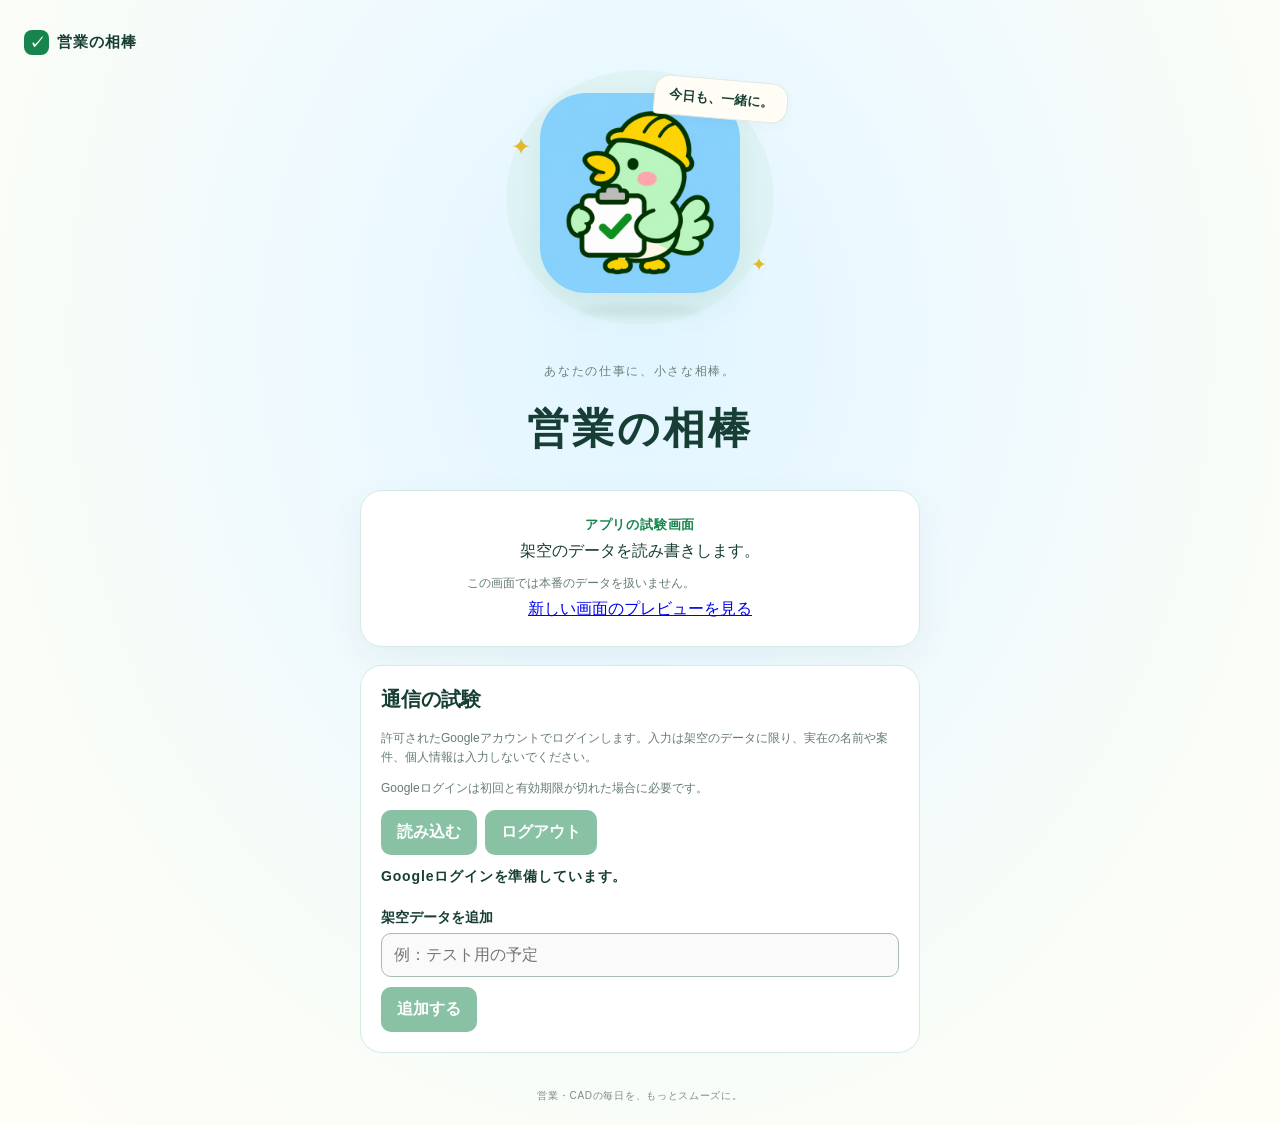
<file: index.html>
<!doctype html>
<html lang="ja">
<head>
  <meta charset="utf-8">
  <meta name="viewport" content="width=device-width, initial-scale=1, viewport-fit=cover">
  <meta name="theme-color" content="#edf9ff">
  <meta name="apple-mobile-web-app-title" content="営業の相棒">
  <meta name="apple-mobile-web-app-capable" content="yes">
  <meta name="apple-mobile-web-app-status-bar-style" content="default">
  <meta name="referrer" content="strict-origin-when-cross-origin">
  <meta name="description" content="営業の相棒の試験画面です。">
  <title>営業の相棒</title>
  <link rel="icon" href="./assets/favicon-32.png" type="image/png">
  <link rel="apple-touch-icon" href="./assets/apple-touch-icon.png">
  <link rel="manifest" href="./manifest.json">
  <link rel="stylesheet" href="./style.css">
  <link rel="stylesheet" href="./trial.css">
  <script src="./trial-config.js" defer></script>
  <script id="google-identity" src="https://accounts.google.com/gsi/client" async></script>
  <script src="./trial.js" defer></script>
</head>
<body>
  <main class="entrance">
    <div class="brand"><span class="brand-mark" aria-hidden="true">✓</span> 営業の相棒</div>
    <section class="welcome" aria-labelledby="heading">
      <div class="mascot-stage" aria-hidden="true">
        <div class="halo"></div><span class="spark spark-one">✦</span><span class="spark spark-two">✦</span>
        <img class="mascot" src="./assets/icon-512.png" width="512" height="512" alt="" fetchpriority="high">
        <div class="mascot-shadow"></div>
        <div class="speech">今日も、一緒に。</div>
      </div>
      <p class="eyebrow">あなたの仕事に、小さな相棒。</p>
      <h1 id="heading">営業の相棒</h1>
      <div class="trial-card">
        <p class="trial-label">アプリの試験画面</p>
        <p>架空のデータを読み書きします。</p>
        <p class="caption">この画面では本番のデータを扱いません。</p>
        <p><a href="./mockup/">新しい画面のプレビューを見る</a></p>
      </div>
      <section class="test-panel" aria-labelledby="test-title">
        <h2 id="test-title">通信の試験</h2>
        <p class="test-hint">許可されたGoogleアカウントでログインします。入力は架空のデータに限り、実在の名前や案件、個人情報は入力しないでください。</p>
        <div id="signin-area"><div id="google-signin"></div><p class="test-hint">Googleログインは初回と有効期限が切れた場合に必要です。</p></div>
        <div class="test-actions"><button id="read" type="button" disabled>読み込む</button><button id="logout" type="button" disabled>ログアウト</button></div>
        <p id="status" role="status" aria-live="polite">Googleログインを準備しています。</p>
        <ul id="items" aria-label="架空データの一覧"></ul>
        <form id="write-form"><label for="item-name">架空データを追加</label><input id="item-name" maxlength="80" required disabled placeholder="例：テスト用の予定"><button id="write" type="submit" disabled>追加する</button></form>
        <button id="retry" type="button" hidden>保存結果を確認・再試行</button>
      </section>
    </section>
    <footer>営業・CADの毎日を、もっとスムーズに。</footer>
  </main>
</body>
</html>
</file>
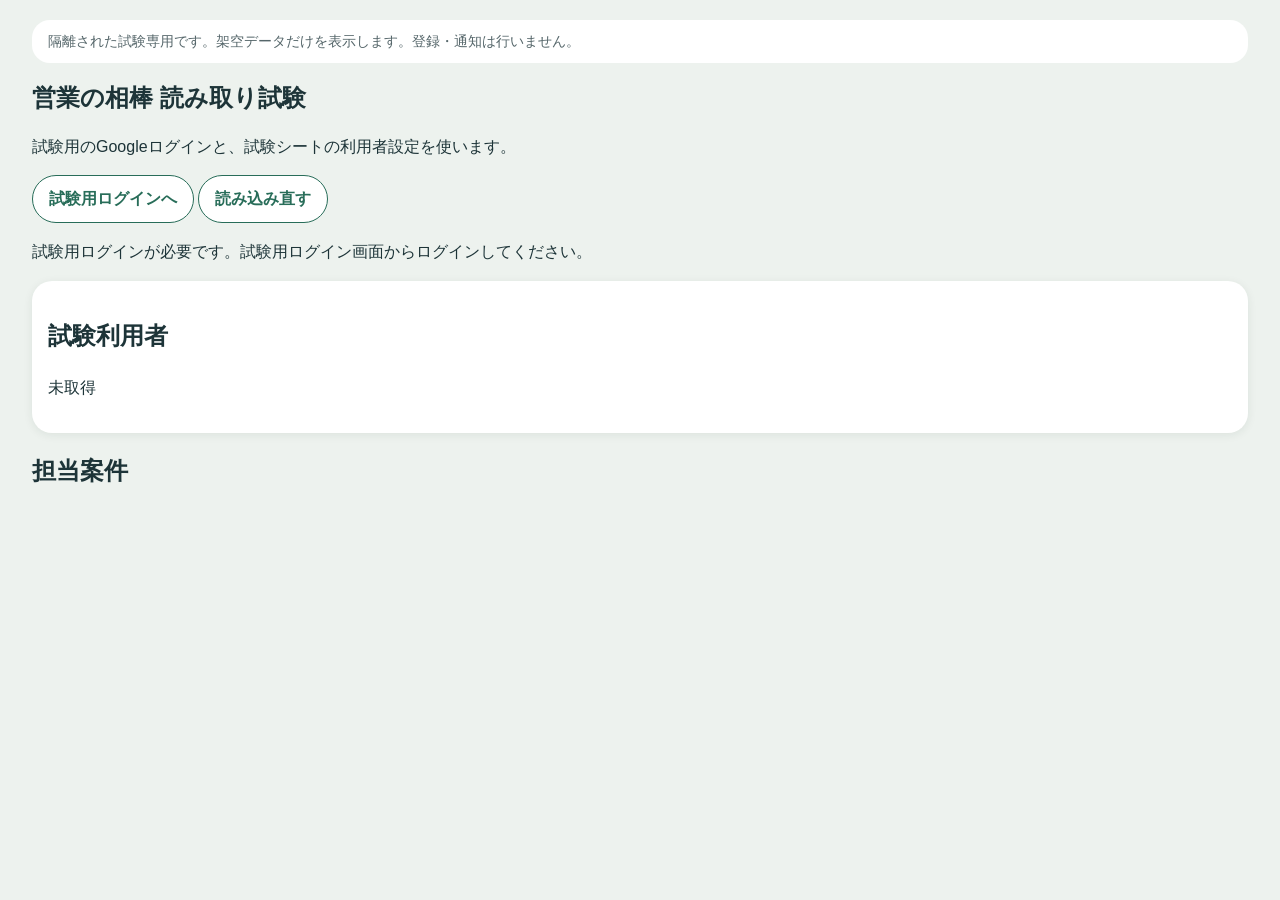
<file: integration-trial/index.html>
<!doctype html>
<html lang="ja">
<head>
  <meta charset="utf-8">
  <meta name="viewport" content="width=device-width, initial-scale=1">
  <meta name="robots" content="noindex">
  <title>隔離試験｜営業の相棒</title>
  <link rel="stylesheet" href="../css/tokens.css">
  <link rel="stylesheet" href="../mockup/mockup.css">
  <script src="../trial-config.js" defer></script>
  <script src="./dashboard.js" defer></script>
</head>
<body>
  <main>
    <div class="preview-warning">隔離された試験専用です。架空データだけを表示します。登録・通知は行いません。</div>
    <h1 class="page-title">営業の相棒 読み取り試験</h1>
    <p>試験用のGoogleログインと、試験シートの利用者設定を使います。</p>
    <p><a class="button" href="../">試験用ログインへ</a> <button class="button" id="refresh" type="button">読み込み直す</button></p>
    <p id="status" role="status" aria-live="polite">接続を準備しています。</p>
    <section class="panel" aria-labelledby="profile-title"><h2 id="profile-title">試験利用者</h2><p id="profile">未取得</p></section>
    <section aria-labelledby="cases-title"><h2 id="cases-title">担当案件</h2><div class="section-list" id="cases"></div></section>
  </main>
</body>
</html>
</file>
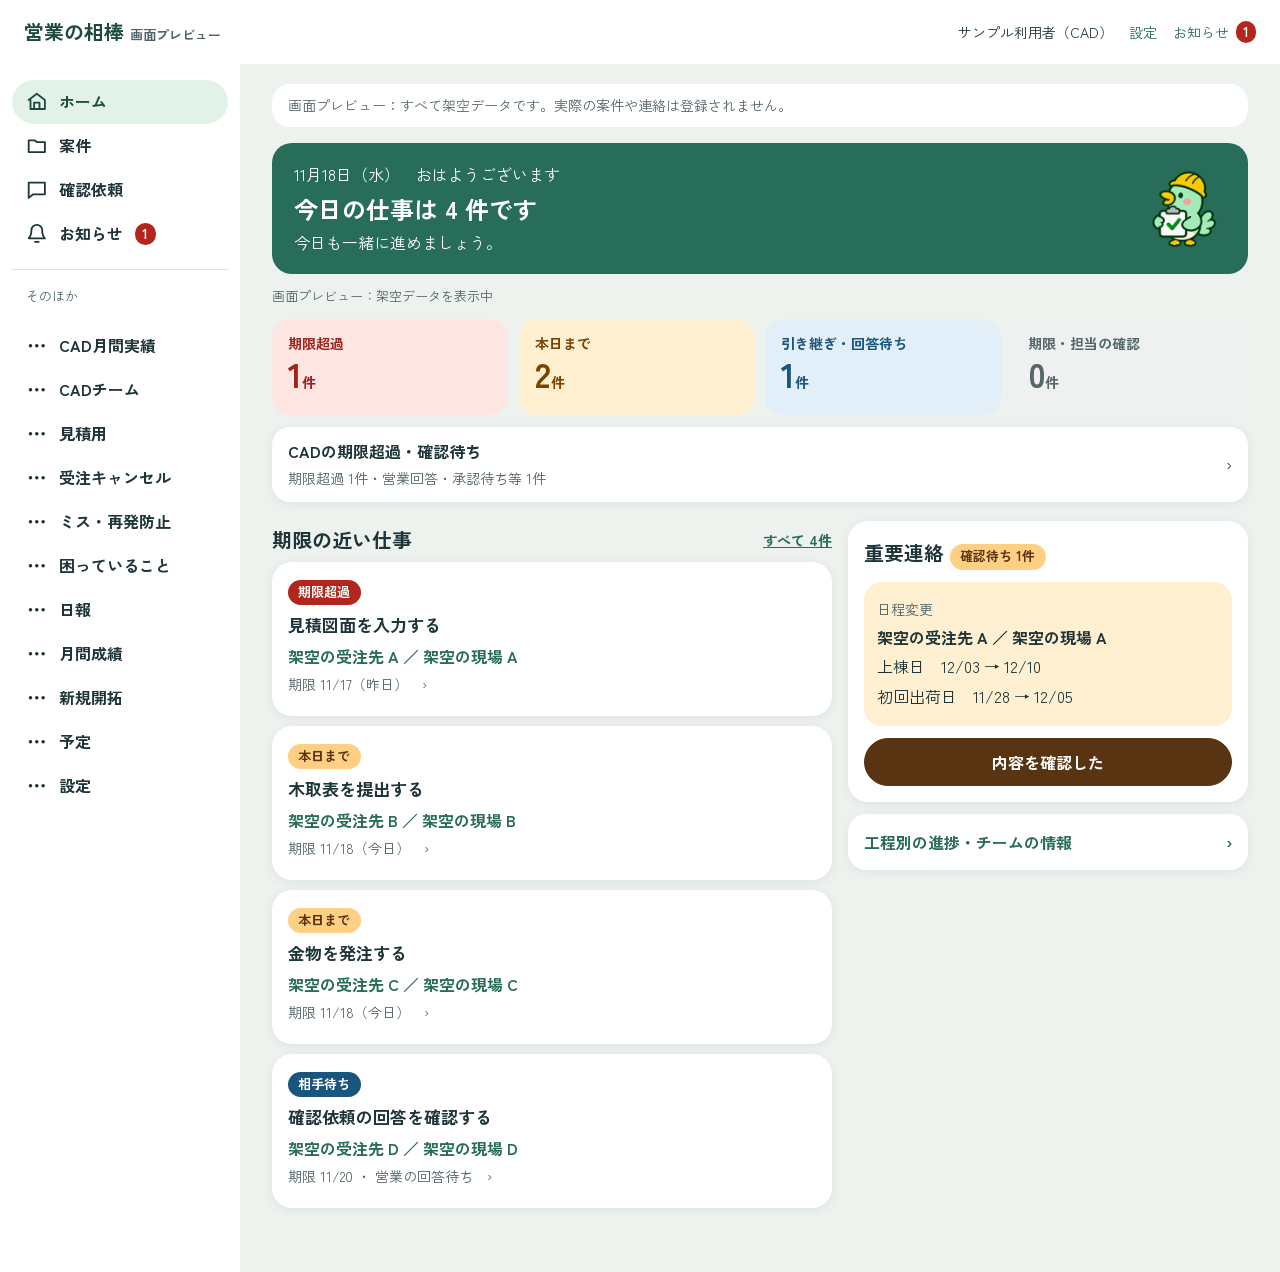
<file: mockup/index.html>
<!doctype html>
<html lang="ja">
<head>
  <meta charset="utf-8">
  <meta name="viewport" content="width=device-width, initial-scale=1, viewport-fit=cover">
  <meta name="theme-color" content="#286d59">
  <meta name="robots" content="noindex">
  <title>営業の相棒｜画面プレビュー</title>
  <link rel="manifest" href="../manifest.json">
  <link rel="icon" href="../assets/favicon-32.png">
  <link rel="preconnect" href="https://fonts.googleapis.com">
  <link rel="preconnect" href="https://fonts.gstatic.com" crossorigin>
  <link href="https://fonts.googleapis.com/css2?family=Zen+Kaku+Gothic+New:wght@400;500;700&display=swap" rel="stylesheet">
  <link rel="stylesheet" href="../css/tokens.css?v=20261118-3">
  <link rel="stylesheet" href="./mockup.css?v=20261118-3">
  <script src="./mockup.js?v=20261118-3" defer></script>
  <script src="./cases.js?v=20261118-3" defer></script>
  <script src="./detail-panels.js?v=20261118-3" defer></script>
  <script src="./sections.js?v=20261118-3" defer></script>
  <script src="./views/team.js?v=20261118-3" defer></script>
  <script src="./views/questions.js?v=20261118-3" defer></script>
  <script src="./views/notices.js?v=20261118-3" defer></script>
  <script src="./views/cad-month.js?v=20261118-3" defer></script>
  <script src="./views/cad-team.js?v=20261118-3" defer></script>
  <script src="./views/quotes.js?v=20261120-1" defer></script>
  <script src="./views/cancel.js?v=20261118-3" defer></script>
  <script src="./views/prevention.js?v=20261118-3" defer></script>
  <script src="./views/trouble.js?v=20261118-3" defer></script>
  <script src="./views/daily.js?v=20261118-3" defer></script>
  <script src="./views/performance.js?v=20261118-3" defer></script>
  <script src="./views/prospects.js?v=20261118-3" defer></script>
  <script src="./views/schedule.js?v=20261118-3" defer></script>
  <script src="./views/settings.js?v=20261118-3" defer></script>
</head>
<body>
  <header class="topbar"><a class="brand" href="#home">営業の相棒 <span>画面プレビュー</span></a><div class="topbar-actions"><span>サンプル利用者（CAD）</span><a href="#settings">設定</a><a href="#notices">お知らせ <b class="badge">1</b></a></div></header>
  <div class="layout">
    <nav class="sidebar" aria-label="メインメニュー" id="sidebar"></nav>
    <main id="main" tabindex="-1"><div class="preview-warning">画面プレビュー：すべて架空データです。実際の案件や連絡は登録されません。</div><div id="content"></div></main>
  </div>
  <nav class="tabbar" aria-label="画面" id="tabbar"></nav>
  <div class="toast" id="toast" role="status" aria-live="polite" hidden></div>
  <dialog class="preview-dialog" id="preview-dialog" aria-labelledby="preview-dialog-title">
    <h2 id="preview-dialog-title"></h2>
    <p>これは画面の見本です。入力内容は送信・保存されません。</p>
    <div id="preview-dialog-values"></div>
    <form method="dialog"><button class="button" type="submit">閉じる</button></form>
  </dialog>
</body>
</html>
</file>
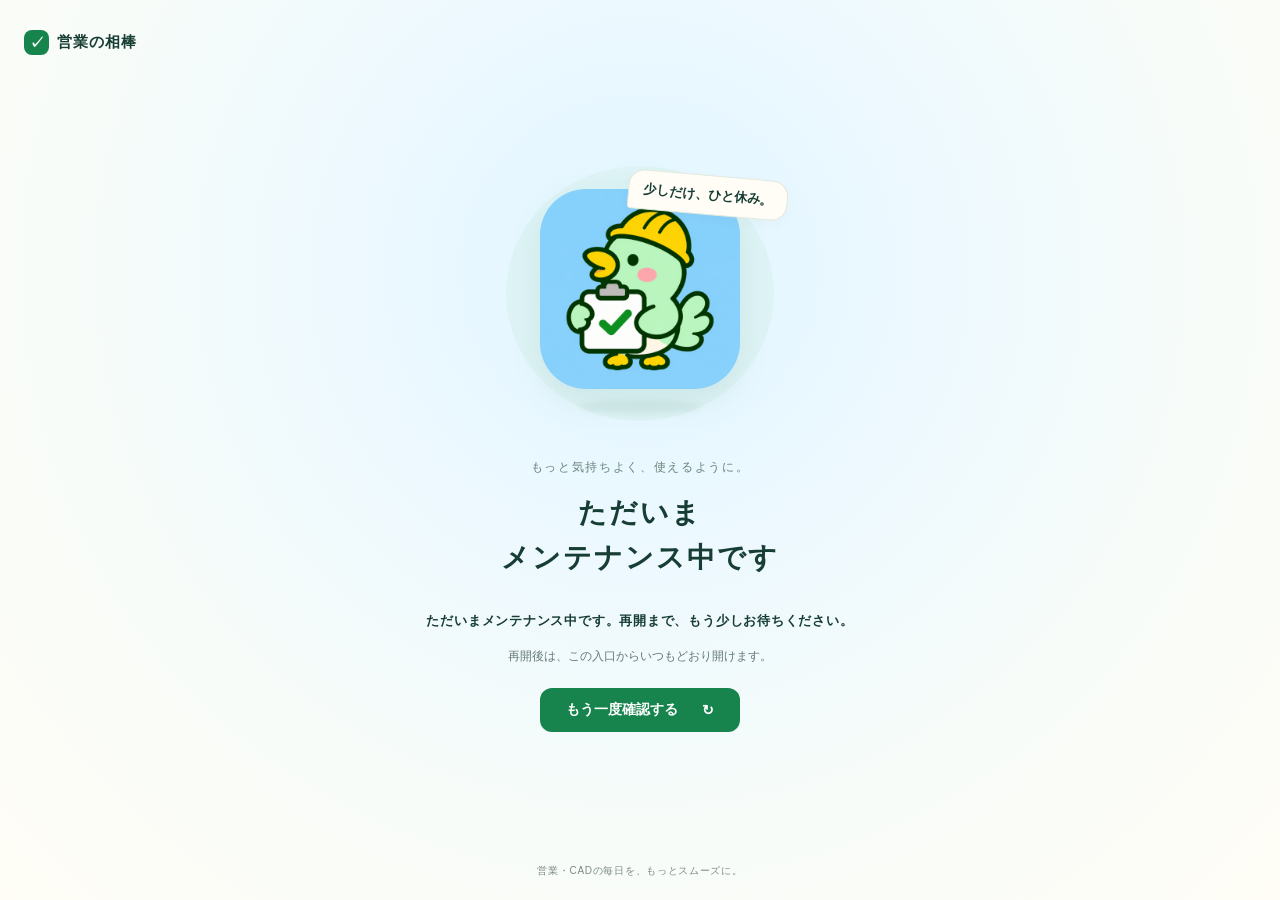
<file: maintenance.html>
<!doctype html>
<html lang="ja">
<head>
  <meta charset="utf-8"><meta name="viewport" content="width=device-width, initial-scale=1">
  <meta name="theme-color" content="#edf9ff"><title>メンテナンス中 | 営業の相棒</title>
  <link rel="icon" href="./assets/favicon-32.png"><link rel="apple-touch-icon" href="./assets/apple-touch-icon.png">
  <link rel="stylesheet" href="./style.css"><script src="./config.js" defer></script><script src="./maintenance.js" defer></script>
</head>
<body class="maintenance"><main class="entrance">
  <div class="brand"><span class="brand-mark" aria-hidden="true">✓</span> 営業の相棒</div>
  <section class="welcome" aria-labelledby="heading">
    <div class="mascot-stage" aria-hidden="true"><div class="halo"></div><img class="mascot" src="./assets/icon-512.png" width="512" height="512" alt=""><div class="mascot-shadow"></div><div class="speech">少しだけ、ひと休み。</div></div>
    <p class="eyebrow">もっと気持ちよく、使えるように。</p><h1 id="heading">ただいま<br>メンテナンス中です</h1>
    <p id="status" role="status">再開まで、もう少しお待ちください。</p><p class="caption" id="resume"></p>
    <a class="open-app" href="./">もう一度確認する <span aria-hidden="true">↻</span></a>
  </section><footer>営業・CADの毎日を、もっとスムーズに。</footer>
</main></body></html>
</file>
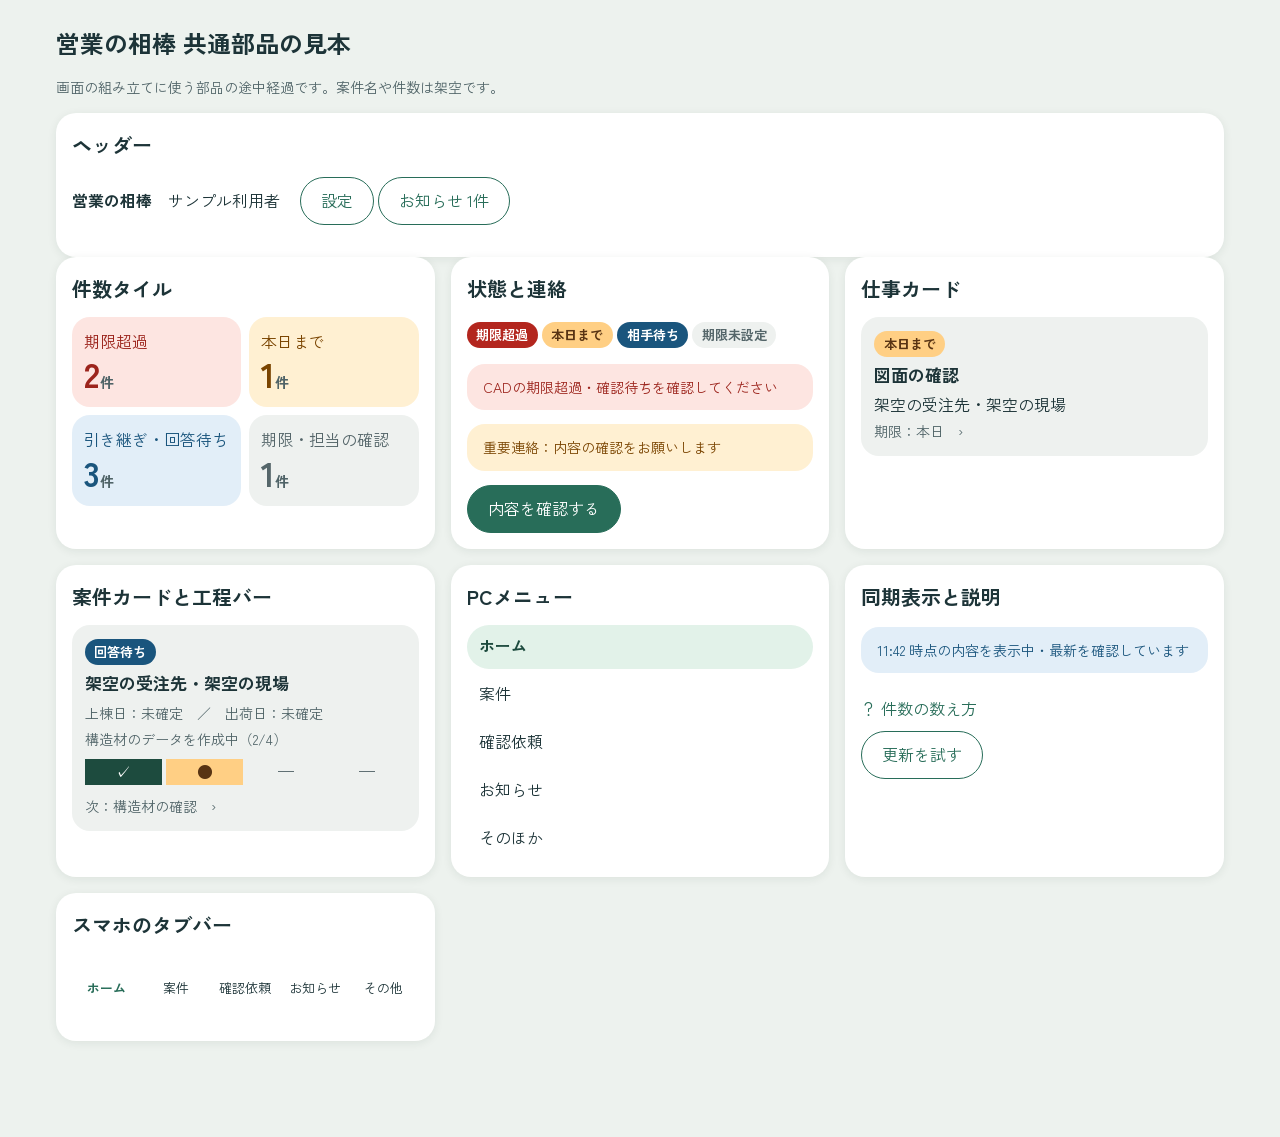
<file: parts.html>
<!doctype html>
<html lang="ja">
<head>
  <meta charset="utf-8">
  <meta name="viewport" content="width=device-width, initial-scale=1">
  <meta name="robots" content="noindex">
  <title>共通部品の見本｜営業の相棒</title>
  <link rel="preconnect" href="https://fonts.googleapis.com">
  <link rel="preconnect" href="https://fonts.gstatic.com" crossorigin>
  <link href="https://fonts.googleapis.com/css2?family=Zen+Kaku+Gothic+New:wght@400;500;700&display=swap" rel="stylesheet">
  <link rel="stylesheet" href="./css/tokens.css">
  <link rel="stylesheet" href="./css/parts.css">
</head>
<body>
  <main class="sample-shell" id="top">
    <h1 class="sample-heading">営業の相棒 共通部品の見本</h1>
    <p class="sample-sub">画面の組み立てに使う部品の途中経過です。案件名や件数は架空です。</p>
    <section class="surface" aria-label="ヘッダーの見本">
      <h2>ヘッダー</h2>
      <p><strong>営業の相棒</strong>　サンプル利用者　 <a class="button" href="#top">設定</a> <a class="button" href="#top">お知らせ 1件</a></p>
    </section>
    <div class="sample-grid">
      <section class="surface" aria-labelledby="summary-title">
        <h2 id="summary-title">件数タイル</h2>
        <div class="tile-row">
          <a class="tile late" href="#top"><span>期限超過</span><strong>2<span class="sample-sub">件</span></strong></a>
          <a class="tile today" href="#top"><span>本日まで</span><strong>1<span class="sample-sub">件</span></strong></a>
          <a class="tile waiting" href="#top"><span>引き継ぎ・回答待ち</span><strong>3<span class="sample-sub">件</span></strong></a>
          <a class="tile none" href="#top"><span>期限・担当の確認</span><strong>1<span class="sample-sub">件</span></strong></a>
        </div>
      </section>
      <section class="surface">
        <h2>状態と連絡</h2>
        <p><span class="chip chip-late">期限超過</span> <span class="chip chip-today">本日まで</span> <span class="chip chip-wait">相手待ち</span> <span class="chip none">期限未設定</span></p>
        <p class="band late">CADの期限超過・確認待ちを確認してください</p>
        <p class="band today">重要連絡：内容の確認をお願いします</p>
        <button class="button button-primary" type="button">内容を確認する</button>
      </section>
      <section class="surface">
        <h2>仕事カード</h2>
        <a class="work-card" href="#top"><span class="chip chip-today">本日まで</span><strong>図面の確認</strong><span>架空の受注先・架空の現場</span><br><span class="sample-sub">期限：本日　›</span></a>
      </section>
      <section class="surface">
        <h2>案件カードと工程バー</h2>
        <a class="work-card" href="#top"><span class="chip chip-wait">回答待ち</span><strong>架空の受注先・架空の現場</strong><span class="sample-sub">上棟日：未確定　／　出荷日：未確定</span><br><span class="sample-sub">構造材のデータを作成中（2/4）</span><span class="progress" aria-label="工程：1件完了、2件目作業中、残り未着手"><span class="done">✓</span><span class="current">●</span><span>—</span><span>—</span></span><span class="sample-sub">次：構造材の確認　›</span></a>
      </section>
      <section class="surface">
        <h2>PCメニュー</h2>
        <nav class="nav-example" aria-label="PCメニューの見本"><a href="#top" aria-current="page">ホーム</a><a href="#top">案件</a><a href="#top">確認依頼</a><a href="#top">お知らせ</a><a href="#top">そのほか</a></nav>
      </section>
      <section class="surface">
        <h2>同期表示と説明</h2>
        <p class="band waiting">11:42 時点の内容を表示中・最新を確認しています</p>
        <details class="help"><summary aria-label="件数の数え方を表示">？ 件数の数え方</summary><p>この文章は部品見本用の仮の説明です。</p></details>
        <a class="button" href="#top">更新を試す</a>
      </section>
      <section class="surface">
        <h2>スマホのタブバー</h2>
        <nav class="tab-example" aria-label="スマホのタブバーの見本"><a href="#top" aria-current="page">ホーム</a><a href="#top">案件</a><a href="#top">確認依頼</a><a href="#top">お知らせ</a><a href="#top">その他</a></nav>
      </section>
    </div>
  </main>
</body>
</html>
</file>
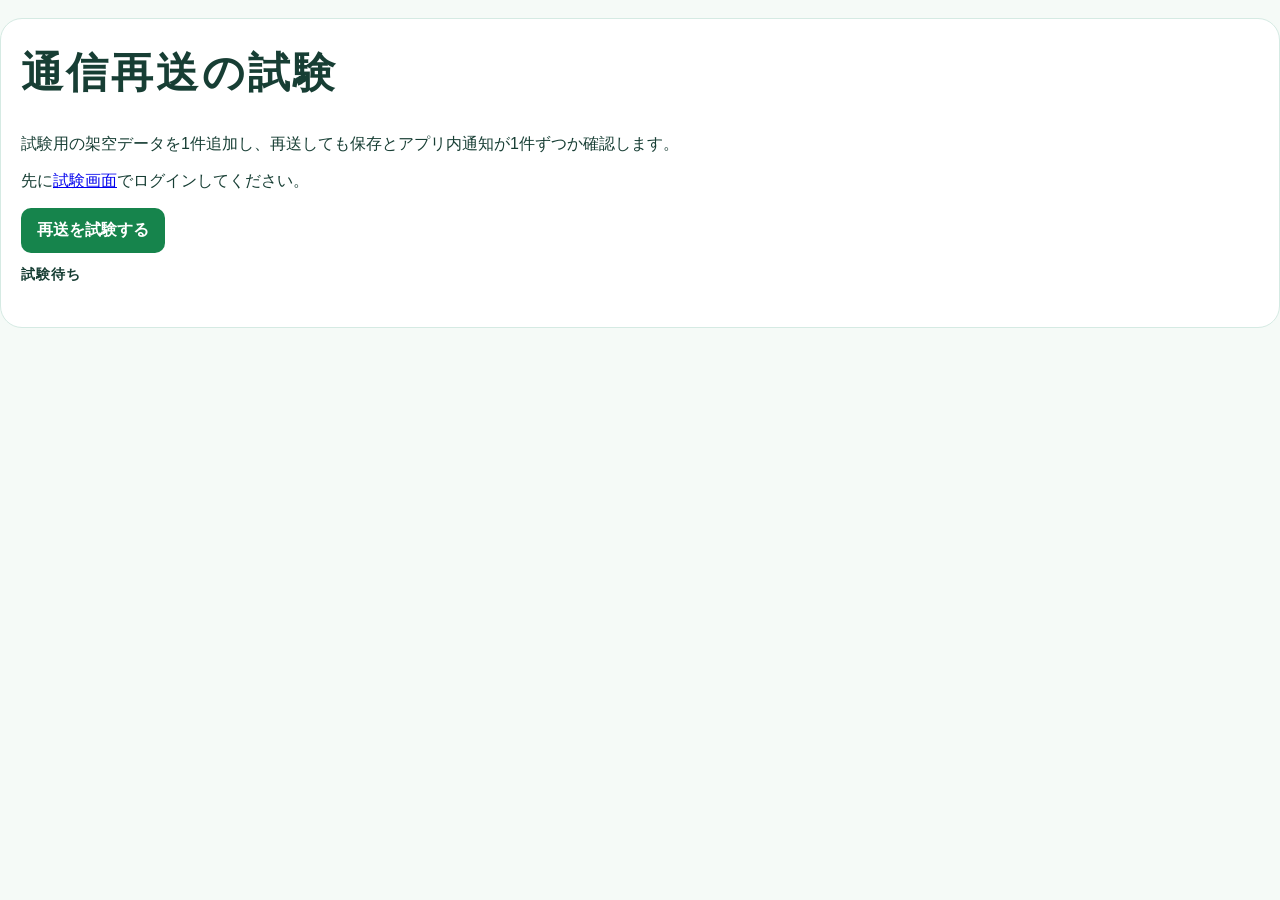
<file: retry-test.html>
<!doctype html>
<html lang="ja">
<head>
  <meta charset="utf-8">
  <meta name="viewport" content="width=device-width, initial-scale=1">
  <meta name="referrer" content="strict-origin-when-cross-origin">
  <title>通信再送の試験</title>
  <link rel="stylesheet" href="./style.css">
  <link rel="stylesheet" href="./trial.css">
  <script src="./trial-config.js" defer></script>
  <script src="./retry-test.js?v=2" defer></script>
</head>
<body>
  <main class="test-panel">
    <h1>通信再送の試験</h1>
    <p>試験用の架空データを1件追加し、再送しても保存とアプリ内通知が1件ずつか確認します。</p>
    <p>先に<a href="./">試験画面</a>でログインしてください。</p>
    <button id="run" type="button">再送を試験する</button>
    <p id="status" role="status" aria-live="polite">試験待ち</p>
    <ol id="results"></ol>
  </main>
</body>
</html>
</file>
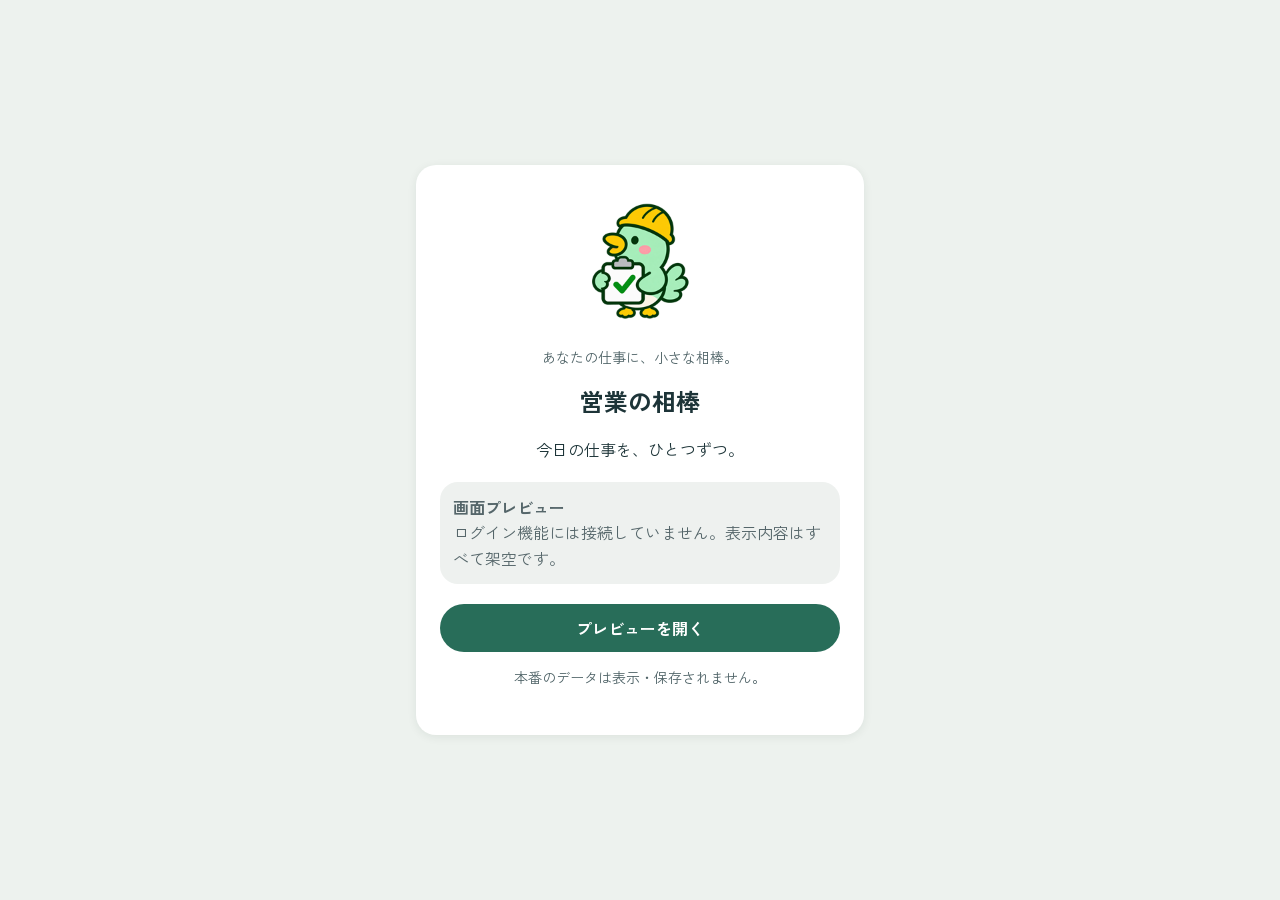
<file: mockup/login.html>
<!doctype html>
<html lang="ja">
<head>
  <meta charset="utf-8">
  <meta name="viewport" content="width=device-width, initial-scale=1, viewport-fit=cover">
  <meta name="theme-color" content="#286d59">
  <meta name="robots" content="noindex">
  <title>ログイン｜営業の相棒</title>
  <link rel="manifest" href="../manifest.json">
  <link rel="icon" href="../assets/favicon-32.png">
  <link rel="preconnect" href="https://fonts.googleapis.com">
  <link rel="preconnect" href="https://fonts.gstatic.com" crossorigin>
  <link href="https://fonts.googleapis.com/css2?family=Zen+Kaku+Gothic+New:wght@400;500;700&display=swap" rel="stylesheet">
  <link rel="stylesheet" href="../css/tokens.css">
  <link rel="stylesheet" href="./login.css">
</head>
<body>
  <main class="login-card">
    <img src="./aibo-bird.png" width="192" height="192" alt="">
    <p class="eyebrow">あなたの仕事に、小さな相棒。</p>
    <h1>営業の相棒</h1>
    <p>今日の仕事を、ひとつずつ。</p>
    <div class="notice"><strong>画面プレビュー</strong><br>ログイン機能には接続していません。表示内容はすべて架空です。</div>
    <a class="button" href="./">プレビューを開く</a>
    <p class="caption">本番のデータは表示・保存されません。</p>
  </main>
</body>
</html>
</file>
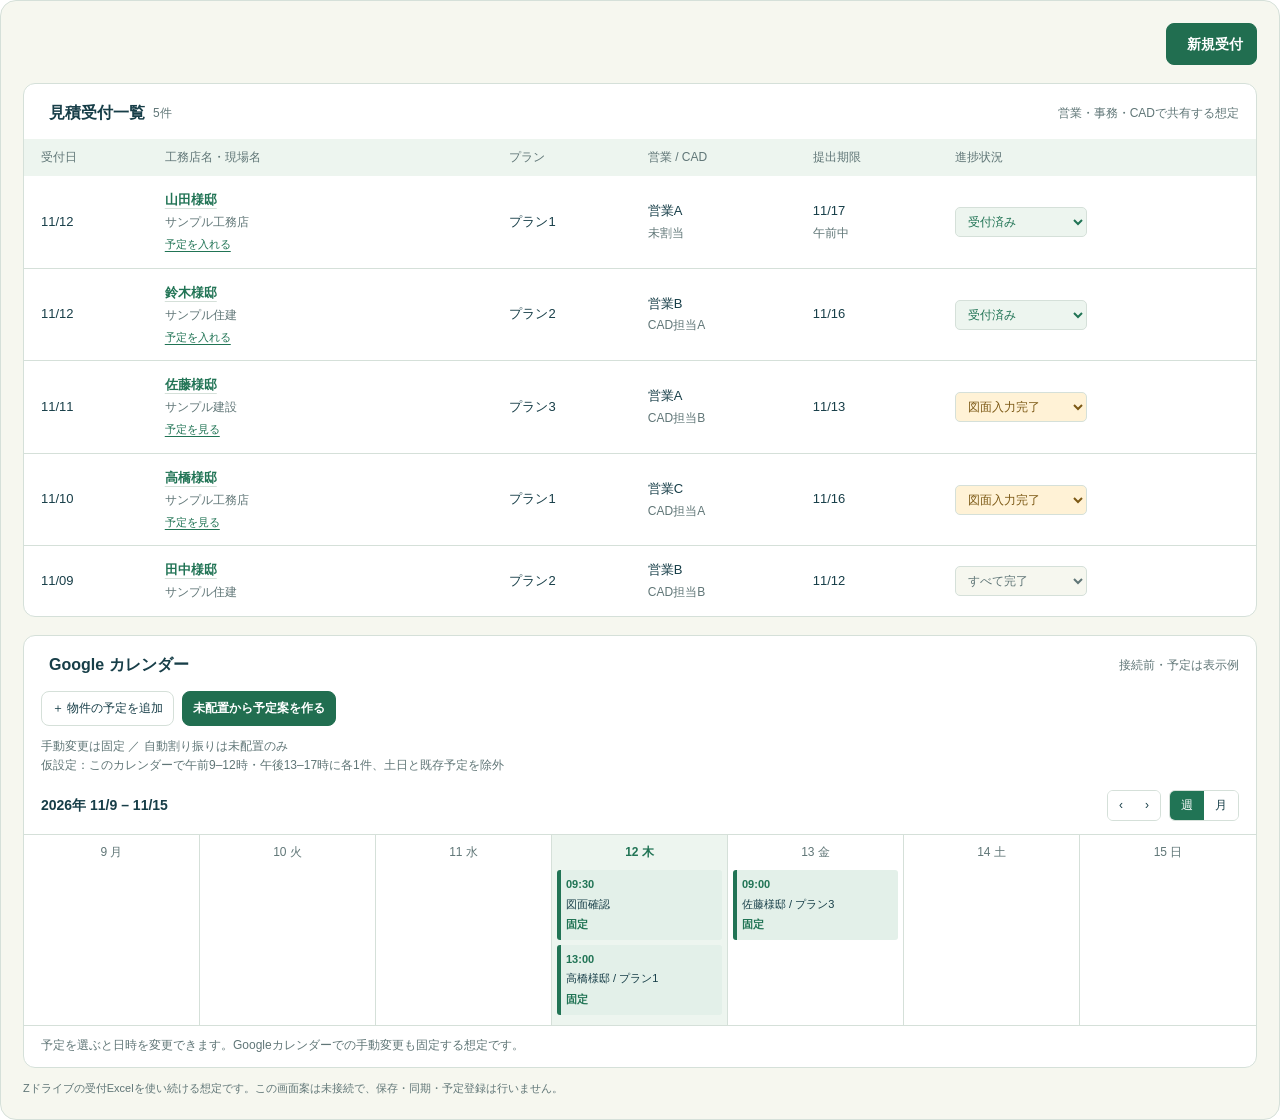
<file: mockup/views/quote-reception.html>
<!doctype html>
<html lang="ja">
<head>
  <meta charset="utf-8">
  <meta name="viewport" content="width=device-width, initial-scale=1">
  <meta http-equiv="Content-Security-Policy" content="default-src 'none'; script-src 'unsafe-inline'; style-src 'unsafe-inline'; form-action 'none'; base-uri 'none'">
  <title>見積受付の画面プレビュー</title>
  <style>html { color-scheme: light dark; } body { margin: 0; }</style>
</head>
<body>
<style>
#quote-reception-preview{--qr-bg:light-dark(#f6f7ef,#192522);--qr-paper:light-dark(#fff,#23332e);--qr-ink:light-dark(#173e48,#e5eee9);--qr-muted:light-dark(#607677,#acbfb9);--qr-line:light-dark(#d5e0d9,#42554e);--qr-mint:light-dark(#e3f0e9,#283e33);--qr-green:light-dark(#217455,#91d4b0);--qr-button:light-dark(#216e50,#9dd9ba);--qr-button-ink:light-dark(#fff,#163b29);--qr-soft:light-dark(#edf5ef,#30473a);--qr-amber:light-dark(#fff2d6,#4b4026);--qr-amber-ink:light-dark(#7c5915,#f2d78c);font:14px/1.6 "Yu Gothic UI","Meiryo",sans-serif;color:var(--qr-ink);background:var(--qr-bg);border:1px solid var(--qr-line);border-radius:16px;overflow:hidden;position:relative;isolation:isolate}
#quote-reception-preview *{box-sizing:border-box}
#quote-reception-preview [hidden]{display:none!important}
#quote-reception-preview h2,#quote-reception-preview h3,#quote-reception-preview p{margin:0}
#quote-reception-preview button,#quote-reception-preview input,#quote-reception-preview select,#quote-reception-preview textarea{font:inherit;color:inherit}
#quote-reception-preview button{touch-action:manipulation}
#quote-reception-preview .qr-note{font-size:12px;color:var(--qr-muted)}
#quote-reception-preview .qr-main{min-width:0;padding:22px}
#quote-reception-preview .qr-titlebar{display:flex;align-items:center;justify-content:flex-end;gap:12px;margin-bottom:18px;flex-wrap:wrap}
#quote-reception-preview .qr-titlebar h2{font-size:24px;font-weight:700}
#quote-reception-preview .qr-action{display:inline-flex;align-items:center;justify-content:center;gap:7px;border:1px solid var(--qr-line);border-radius:8px;background:var(--qr-paper);padding:9px 13px;white-space:nowrap}
#quote-reception-preview .qr-action svg{width:16px;height:16px}
#quote-reception-preview .qr-action.qr-primary{background:var(--qr-button);color:var(--qr-button-ink);border-color:var(--qr-button);font-weight:600}
#quote-reception-preview .qr-action:hover{filter:brightness(.97)}
#quote-reception-preview .qr-panel{background:var(--qr-paper);border:1px solid var(--qr-line);border-radius:12px;min-width:0}
#quote-reception-preview .qr-stack{display:flex;flex-direction:column;gap:18px}
#quote-reception-preview .qr-sectionhead{padding:16px 17px 13px;display:flex;justify-content:space-between;align-items:center;gap:10px;flex-wrap:wrap}
#quote-reception-preview .qr-sectionhead h3{font-size:16px;font-weight:700;display:flex;align-items:center;gap:8px}
#quote-reception-preview .qr-sectionhead h3 svg{width:18px;height:18px}
#quote-reception-preview .qr-count{color:var(--qr-muted);font-size:12px;font-weight:400}
#quote-reception-preview .qr-tablewrap{overflow-x:auto}
#quote-reception-preview table{border-collapse:collapse;width:100%;font-size:13px}
#quote-reception-preview th{text-align:left;font-size:12px;font-weight:500;background:var(--qr-soft);color:var(--qr-muted);padding:9px 11px;white-space:nowrap}
#quote-reception-preview td{padding:14px 11px;border-bottom:1px solid var(--qr-line);vertical-align:middle}
#quote-reception-preview tbody tr:last-child td{border-bottom:0}
#quote-reception-preview th:first-child,#quote-reception-preview td:first-child{padding-left:17px}
#quote-reception-preview td:nth-child(2){min-width:170px}
#quote-reception-preview .qr-date{white-space:nowrap;font-variant-numeric:tabular-nums}
#quote-reception-preview .qr-project{border:0;padding:0;background:transparent;text-align:left;font-weight:600;color:var(--qr-green);text-decoration:underline;text-decoration-color:var(--qr-line);text-underline-offset:4px}
#quote-reception-preview .qr-project:hover{text-decoration-color:currentColor}
#quote-reception-preview .qr-projectsub{display:block;font-size:12px;color:var(--qr-muted);margin-top:2px}
#quote-reception-preview .qr-state{display:inline-block;font-size:11px;border-radius:5px;padding:3px 6px;white-space:nowrap;background:var(--qr-soft);color:var(--qr-green)}
#quote-reception-preview .qr-state[data-state="図面入力完了"]{background:var(--qr-amber);color:var(--qr-amber-ink)}
#quote-reception-preview .qr-state[data-state="すべて完了"]{background:var(--qr-bg);color:var(--qr-muted)}
#quote-reception-preview select.qr-state{min-width:132px;width:auto;font-size:12px;padding:6px 8px}
#quote-reception-preview .qr-sync{display:block;font-size:11px;margin-top:5px;color:var(--qr-muted);white-space:nowrap}
#quote-reception-preview .qr-filelist{overflow-wrap:anywhere;font-size:12px;color:var(--qr-muted);font-weight:400}
#quote-reception-preview .qr-formpanel{margin-bottom:18px;padding:18px;border-top:3px solid var(--qr-green)}
#quote-reception-preview .qr-formtitle{display:flex;justify-content:space-between;align-items:center;gap:12px;margin-bottom:12px}
#quote-reception-preview .qr-formtitle h3{font-size:18px}
#quote-reception-preview .qr-autofill{background:var(--qr-soft);border-radius:6px;padding:9px 11px;color:var(--qr-muted);font-size:12px;margin-bottom:15px}
#quote-reception-preview .qr-fields{display:grid;grid-template-columns:1fr 1fr;gap:13px 16px}
#quote-reception-preview label{display:flex;flex-direction:column;gap:5px;font-size:13px;font-weight:500;min-width:0}
#quote-reception-preview .qr-labeltext{display:flex;gap:7px;align-items:center;flex-wrap:wrap}
#quote-reception-preview .qr-required{font-size:11px;font-weight:400;color:var(--qr-green)}
#quote-reception-preview .qr-full{grid-column:1/-1}
#quote-reception-preview input,#quote-reception-preview textarea,#quote-reception-preview select{width:100%;min-width:0;border:1px solid var(--qr-line);border-radius:7px;background:var(--qr-paper);padding:9px 10px;font-size:14px}
#quote-reception-preview input::placeholder,#quote-reception-preview textarea::placeholder{color:var(--qr-muted);opacity:1}
#quote-reception-preview details{margin-top:14px}
#quote-reception-preview summary{color:var(--qr-green);font-size:13px;padding:7px 0}
#quote-reception-preview details .qr-fields{margin-top:10px}
#quote-reception-preview .qr-formfooter{display:flex;gap:10px;justify-content:flex-end;align-items:center;flex-wrap:wrap;margin-top:17px;padding-top:14px;border-top:1px solid var(--qr-line)}
#quote-reception-preview .qr-formfooter .qr-note{margin-right:auto}
#quote-reception-preview .qr-notice{padding:10px 12px;background:var(--qr-soft);border:1px solid var(--qr-line);border-radius:8px;margin-bottom:16px;color:var(--qr-green);font-size:13px}
#quote-reception-preview .qr-calendarbar{display:flex;gap:8px;align-items:center;flex-wrap:wrap;padding:0 17px 13px}
#quote-reception-preview .qr-range{font-size:14px;font-weight:600;margin-right:auto}
#quote-reception-preview .qr-segment{display:flex;border:1px solid var(--qr-line);border-radius:6px;overflow:hidden}
#quote-reception-preview .qr-segment button{padding:5px 11px;background:var(--qr-paper);border:0;font-size:12px}
#quote-reception-preview .qr-segment button[aria-pressed="true"]{background:var(--qr-green);color:var(--qr-paper)}
#quote-reception-preview .qr-calendargrid{display:grid;grid-template-columns:repeat(7,minmax(0,1fr));border-top:1px solid var(--qr-line)}
#quote-reception-preview .qr-day{min-width:0;padding:8px 5px 10px;border-right:1px solid var(--qr-line);min-height:146px}
#quote-reception-preview .qr-day:last-child{border-right:0}
#quote-reception-preview .qr-day.qr-today{background:var(--qr-soft)}
#quote-reception-preview .qr-daynum{display:flex;justify-content:center;align-items:center;gap:3px;margin-bottom:8px;font-size:12px;color:var(--qr-muted)}
#quote-reception-preview .qr-today .qr-daynum{color:var(--qr-green);font-weight:700}
#quote-reception-preview .qr-event{display:block;width:100%;border:0;border-left:3px solid var(--qr-green);border-radius:3px;background:var(--qr-mint);text-align:left;padding:6px 5px;margin-top:5px;font-size:11px;color:var(--qr-ink);overflow-wrap:anywhere}
#quote-reception-preview .qr-eventtime{display:block;font-variant-numeric:tabular-nums;color:var(--qr-green);font-weight:600;margin-bottom:2px}
#quote-reception-preview .qr-calendargrid.qr-month .qr-day{min-height:80px;border-bottom:1px solid var(--qr-line)}
#quote-reception-preview .qr-weeklabel{text-align:center;padding:6px;color:var(--qr-muted);font-size:11px;border-bottom:1px solid var(--qr-line);background:var(--qr-soft)}
#quote-reception-preview .qr-eventdetail{padding:10px 17px;border-top:1px solid var(--qr-line);color:var(--qr-muted);font-size:12px;min-height:42px}
#quote-reception-preview .qr-detail{padding:16px 18px;margin-bottom:18px;border-top:3px solid var(--qr-green)}
#quote-reception-preview .qr-detail dl{display:grid;grid-template-columns:110px 1fr;gap:8px 12px;margin:16px 0 0;font-size:13px}
#quote-reception-preview .qr-detail dt{color:var(--qr-muted)}
#quote-reception-preview .qr-detail dd{margin:0;overflow-wrap:anywhere}
#quote-reception-preview .qr-bottom{padding:12px 0 0;font-size:11px;color:var(--qr-muted)}
#quote-reception-preview .qr-caltools{display:flex;gap:8px;flex-wrap:wrap;padding:0 17px 11px}
#quote-reception-preview .qr-caltools .qr-action{font-size:12px;padding:7px 10px}
#quote-reception-preview .qr-rules{padding:0 17px 14px;font-size:12px;color:var(--qr-muted)}
#quote-reception-preview .qr-editor,#quote-reception-preview .qr-draft{margin:0 17px 16px;padding:15px;border:1px solid var(--qr-line);border-radius:9px;background:var(--qr-bg)}
#quote-reception-preview .qr-edithead{display:flex;align-items:center;justify-content:space-between;gap:10px;margin-bottom:12px;flex-wrap:wrap}
#quote-reception-preview .qr-edithead h3{font-size:15px}
#quote-reception-preview .qr-editor .qr-formfooter,#quote-reception-preview .qr-draft .qr-formfooter{margin-top:12px}
#quote-reception-preview .qr-timefields{display:grid;grid-template-columns:1.5fr 1fr 1fr;gap:9px;margin-top:10px}
#quote-reception-preview .qr-fixed{display:block;font-size:11px;font-weight:600;color:var(--qr-green);margin-top:3px}
#quote-reception-preview .qr-event[data-fixed="true"]{border-left-width:4px}
#quote-reception-preview .qr-warning{color:var(--qr-amber-ink);background:var(--qr-amber);font-size:12px;padding:8px 10px;margin-top:10px;border-radius:5px}
#quote-reception-preview .qr-calnotice{padding:9px 17px;border-top:1px solid var(--qr-line);font-size:12px;color:var(--qr-green);background:var(--qr-soft)}
#quote-reception-preview .qr-draftrow{display:grid;grid-template-columns:minmax(0,1fr) 145px 140px;gap:10px;align-items:center;padding:10px 0;border-top:1px solid var(--qr-line);font-size:13px}
#quote-reception-preview .qr-draftrow input,#quote-reception-preview .qr-draftrow select{font-size:12px;padding:7px}
#quote-reception-preview .qr-draftrow .qr-warning{grid-column:1/-1;margin:0}
#quote-reception-preview .qr-planlink{display:block;font-size:11px;border:0;background:transparent;color:var(--qr-green);padding:4px 0 0;text-decoration:underline;text-underline-offset:3px}
#quote-reception-preview button:disabled{opacity:.5;cursor:default}
@media(max-width:700px){#quote-reception-preview .qr-draftrow{grid-template-columns:1fr 1fr}#quote-reception-preview .qr-draftrow>div:first-child{grid-column:1/-1}#quote-reception-preview .qr-timefields{grid-template-columns:1fr 1fr}#quote-reception-preview .qr-timefields>label:first-child{grid-column:1/-1}#quote-reception-preview .qr-caltools .qr-action{white-space:normal}#quote-reception-preview .qr-editor,#quote-reception-preview .qr-draft{margin:0 10px 12px;padding:12px}}
@media(max-width:700px){#quote-reception-preview .qr-main{padding:18px 14px}#quote-reception-preview .qr-top{padding:16px 100px 16px 16px}#quote-reception-preview .qr-preview{margin-left:0}#quote-reception-preview .qr-fields{grid-template-columns:1fr}#quote-reception-preview .qr-titlebar h2{font-size:22px}#quote-reception-preview input,#quote-reception-preview select,#quote-reception-preview textarea{font-size:16px}#quote-reception-preview .qr-calendargrid:not(.qr-month){grid-template-columns:1fr}#quote-reception-preview .qr-calendargrid:not(.qr-month) .qr-day{display:flex;gap:12px;align-items:start;min-height:56px;border-right:0;border-bottom:1px solid var(--qr-line);padding:9px 12px}#quote-reception-preview .qr-calendargrid:not(.qr-month) .qr-daynum{min-width:55px;margin:4px 0}#quote-reception-preview .qr-calendargrid:not(.qr-month) .qr-event{margin-top:0;font-size:12px}#quote-reception-preview .qr-calendargrid:not(.qr-month) .qr-eventtime{display:inline;margin-right:7px}#quote-reception-preview .qr-month .qr-event{font-size:11px;padding:4px 2px}#quote-reception-preview .qr-month .qr-day{padding:6px 2px}#quote-reception-preview .qr-month .qr-daynum{font-size:11px}}
</style>
<div id="quote-reception-preview" aria-label="営業の相棒 見積受付の画面案">
    <main class="qr-main">
      <div class="qr-titlebar">
        <button type="button" class="qr-action qr-primary cursor-interaction" id="qr-new"><i data-lucide="plus" aria-hidden="true"></i>新規受付</button>
      </div>
      <div id="qr-notice" class="qr-notice" role="status" aria-live="polite" hidden></div>
      <section class="qr-panel qr-formpanel" id="qr-formpanel" aria-labelledby="qr-formtitle" hidden>
        <div class="qr-formtitle"><h3 id="qr-formtitle">見積の新規受付</h3><button type="button" class="qr-action cursor-interaction" id="qr-closeform" aria-label="受付を閉じる">閉じる</button></div>
        <div class="qr-autofill">受付日：2026/11/12　　受付者・営業：営業A（自分）</div>
        <form id="qr-form">
          <div class="qr-fields">
            <label><span class="qr-labeltext">工務店名（受注先名）<span class="qr-required">必須</span></span><input id="qr-company" name="company" required maxlength="100" list="qr-companies" placeholder="工務店名を入力" autocomplete="off"></label>
            <datalist id="qr-companies"><option value="サンプル工務店"></option><option value="サンプル住建"></option><option value="サンプル建設"></option></datalist>
            <label><span class="qr-labeltext">現場名<span class="qr-required">必須</span></span><input id="qr-site" name="site" required maxlength="100" placeholder="例：山田様邸" autocomplete="off"></label>
            <label class="qr-full">プラン番号<input id="qr-plan" name="plan" type="number" min="1" step="1" value="1" required><span class="qr-note">初回はプラン1。再受付はプラン2、プラン3。</span></label>
            <label>見積提出期限<input id="qr-deadline" name="deadline" type="date"></label>
            <label>期限の補足<input id="qr-deadline-note" name="deadlineNote" maxlength="80" placeholder="例：午前中／まだ未定"></label>
            <label class="qr-full">図面<input id="qr-drawings" name="drawings" type="file" multiple><span class="qr-filelist" id="qr-drawingfiles" aria-live="polite">PDF・画像・CADデータなどを選択できます。画面案ではアップロードしません。</span></label>
          </div>
          <details><summary class="cursor-interaction">仕様・坪数・担当などを追加する（後からでも可）</summary>
            <div class="qr-fields">
              <label>仕様<input name="spec" placeholder="例：在来・2階建て" maxlength="100"></label>
              <label>坪数<input name="area" type="number" min="0" step="0.01" placeholder="未確定なら空欄"></label>
              <label>見積CAD担当<select name="cad"><option>未割当</option><option>CAD担当A</option><option>CAD担当B</option></select></label>
              <label>上棟予定日<input name="raising" type="date"></label>
              <label class="qr-full">備考<textarea name="notes" rows="2" maxlength="500" placeholder="プラン変更、注意点、まだ決まっていないことなど"></textarea></label>
            </div>
          </details>
          <div class="qr-formfooter"><span class="qr-note">この画面内だけのお試し入力です。</span><button type="button" id="qr-submit" class="qr-action qr-primary cursor-interaction">受付する（お試し）</button></div>
        </form>
      </section>
      <section class="qr-panel qr-detail" id="qr-detail" aria-labelledby="qr-detailtitle" hidden>
        <div class="qr-formtitle"><h3 id="qr-detailtitle">受付内容</h3><button type="button" id="qr-back" class="qr-action cursor-interaction">一覧に戻る</button></div>
        <dl id="qr-detailvalues"></dl>
      </section>
      <div class="qr-stack" id="qr-stack">
        <section class="qr-panel" id="qr-list" aria-labelledby="qr-listtitle">
          <div class="qr-sectionhead"><h3 id="qr-listtitle"><i data-lucide="clipboard-list" aria-hidden="true"></i>見積受付一覧<span class="qr-count" id="qr-count">5件</span></h3><span class="qr-note">営業・事務・CADで共有する想定</span></div>
          <div class="qr-tablewrap"><table aria-label="見積受付のサンプル一覧"><thead><tr><th scope="col">受付日</th><th scope="col">工務店名・現場名</th><th scope="col">プラン</th><th scope="col">営業 / CAD</th><th scope="col">提出期限</th><th scope="col">進捗状況</th></tr></thead><tbody id="qr-rows"></tbody></table></div>
        </section>
        <section class="qr-panel" id="qr-calendar" aria-labelledby="qr-caltitle">
          <div class="qr-sectionhead"><h3 id="qr-caltitle"><i data-lucide="calendar-days" aria-hidden="true"></i>Google カレンダー</h3><span class="qr-note">接続前・予定は表示例</span></div>
          <div class="qr-caltools"><button type="button" class="qr-action cursor-interaction" id="qr-addevent">＋ 物件の予定を追加</button><button type="button" class="qr-action qr-primary cursor-interaction" id="qr-autoplan">未配置から予定案を作る</button></div>
          <div class="qr-rules">手動変更は固定 ／ 自動割り振りは未配置のみ<br>仮設定：このカレンダーで午前9–12時・午後13–17時に各1件、土日と既存予定を除外</div>
          <section class="qr-editor" id="qr-editor" aria-labelledby="qr-edit-title" hidden>
            <div class="qr-edithead"><h3 id="qr-edit-title">物件の予定を追加</h3><button type="button" class="qr-action cursor-interaction" id="qr-edit-close">閉じる</button></div>
            <label id="qr-event-project-label">物件<select id="qr-event-project"></select></label>
            <p class="qr-note" id="qr-event-origin"></p>
            <form id="qr-event-form">
              <div class="qr-timefields"><label>日付<input type="date" id="qr-event-date" required></label><label>開始<input type="time" id="qr-event-start" required></label><label>終了<input type="time" id="qr-event-end" required></label></div>
              <p class="qr-warning" id="qr-event-warning" role="status" hidden></p>
              <div class="qr-formfooter"><span class="qr-note" id="qr-locknote">手動で決めた日時は固定されます。</span><button type="button" class="qr-action cursor-interaction" id="qr-unlock" hidden>固定を解除</button><button type="button" class="qr-action cursor-interaction" id="qr-replan" hidden>この予定だけ再配置</button><button type="button" class="qr-action qr-primary cursor-interaction" id="qr-event-save">予定を追加（お試し）</button></div>
            </form>
          </section>
          <section class="qr-draft" id="qr-draft" aria-labelledby="qr-draft-title" hidden>
            <div class="qr-edithead"><h3 id="qr-draft-title">予定案を確認</h3><span class="qr-note">まだカレンダーには反映していません</span></div>
            <div id="qr-draftrows"></div><p class="qr-warning" id="qr-draft-warning" role="alert" hidden></p>
            <div class="qr-formfooter"><button type="button" class="qr-action cursor-interaction" id="qr-discard-plan">取り消す</button><button type="button" class="qr-action qr-primary cursor-interaction" id="qr-apply-plan">予定案を反映（お試し）</button></div>
          </section>
          <div class="qr-calendarbar"><span class="qr-range" id="qr-range">2026年11月9日 – 15日</span><div class="qr-segment" aria-label="表示期間"><button type="button" class="cursor-interaction" id="qr-calprev" aria-label="前の期間">‹</button><button type="button" class="cursor-interaction" id="qr-calnext" aria-label="次の期間">›</button></div><div class="qr-segment" aria-label="カレンダーの表示"><button type="button" class="cursor-interaction" data-calview="week" aria-pressed="true">週</button><button type="button" class="cursor-interaction" data-calview="month" aria-pressed="false">月</button></div></div>
          <div class="qr-calendargrid" id="qr-calendargrid" aria-label="共有カレンダーのサンプル"></div>
          <div class="qr-calnotice" id="qr-calnotice" aria-live="polite" hidden></div>
          <div class="qr-eventdetail" id="qr-eventdetail">予定を選ぶと日時を変更できます。Googleカレンダーでの手動変更も固定する想定です。</div>
        </section>
      </div>
      <p class="qr-bottom">Zドライブの受付Excelを使い続ける想定です。この画面案は未接続で、保存・同期・予定登録は行いません。</p>
    </main>
</div>
<script>
(() => {
  const root = document.getElementById('quote-reception-preview');
  const find = (s) => root.querySelector(s);
  let calendarView = 'week';
  const samples = [
    {id:'仮-005',date:'11/12',company:'サンプル工務店',site:'山田様邸',plan:1,sales:'営業A',cad:'未割当',deadline:'2026-11-17',deadlineNote:'午前中',state:'受付済み',notes:'図面の追加資料を確認中',drawings:['山田様邸_平面図.pdf']},
    {id:'仮-004',date:'11/12',company:'サンプル住建',site:'鈴木様邸',plan:2,sales:'営業B',cad:'CAD担当A',deadline:'2026-11-16',state:'受付済み',spec:'在来・2階建て',area:'32.5'},
    {id:'仮-003',date:'11/11',company:'サンプル建設',site:'佐藤様邸',plan:3,sales:'営業A',cad:'CAD担当B',deadline:'2026-11-13',state:'図面入力完了',spec:'在来',area:'18'},
    {id:'仮-002',date:'11/10',company:'サンプル工務店',site:'高橋様邸',plan:1,sales:'営業C',cad:'CAD担当A',deadline:'2026-11-16',state:'図面入力完了'},
    {id:'仮-001',date:'11/09',company:'サンプル住建',site:'田中様邸',plan:2,sales:'営業B',cad:'CAD担当B',deadline:'2026-11-12',state:'すべて完了'}
  ];
  const events = [
    {id:'予定-1',date:'2026-11-12',time:'09:30',end:'10:00',title:'図面確認',person:'営業A・CAD担当B',fixed:true,origin:'Googleカレンダーで作成（表示例）'},
    {id:'予定-2',projectId:'仮-002',date:'2026-11-12',time:'13:00',end:'17:00',title:'高橋様邸 / プラン1',person:'CAD担当A',fixed:true,origin:'サイトで手動変更（表示例）'},
    {id:'予定-3',projectId:'仮-003',date:'2026-11-13',time:'09:00',end:'12:00',title:'佐藤様邸 / プラン3',person:'CAD担当B',fixed:true,origin:'Googleカレンダーで手動変更（表示例）'}
  ];
  const demoToday='2026-11-12';
  let viewDate=demoToday,selectedEventId=null,draftItems=[],nextEventId=4;
  const iso=(d)=>d.getFullYear()+'-'+String(d.getMonth()+1).padStart(2,'0')+'-'+String(d.getDate()).padStart(2,'0');
  const asDate=(s)=>new Date(s+'T12:00:00');
  const addDays=(s,n)=>{const d=asDate(s);d.setDate(d.getDate()+n);return iso(d);};
  const shortDate=(s)=>Number(s.slice(5,7))+'/'+Number(s.slice(8,10));
  const projectFor=(event)=>samples.find(p=>p.id===event.projectId);
  const overlaps=(a,b)=>a.date===b.date&&a.time<b.end&&b.time<a.end;
  const isLate=(p,e)=>Boolean(p?.deadline&&(e.date>p.deadline||(e.date===p.deadline&&/午前/.test(p.deadlineNote||'')&&e.end>'12:00')));
  const node = (tag, text, cls) => { const e=document.createElement(tag); if(text!==undefined)e.textContent=text; if(cls)e.className=cls; return e; };
  function showDetail(record){
    find('#qr-formpanel').hidden=true;
    const dl=find('#qr-detailvalues'); dl.replaceChildren();
    const values=[['受付番号',record.id+'（画面案）'],['工務店名',record.company],['現場名',record.site],['プラン','プラン'+record.plan],['受付日','2026/'+record.date],['営業',record.sales],['見積CAD',record.cad],['提出期限',(record.deadline||'未定')+(record.deadlineNote?' '+record.deadlineNote:'')],['進捗状況',record.state],['図面',(record.drawings||[]).join('、')||'未添付'],['仕様',record.spec||'未入力'],['坪数',record.area?record.area+'坪':'未入力'],['上棟予定日',record.raising||'未定'],['備考',record.notes||'なし']];
    values.forEach(([k,v])=>dl.append(node('dt',k),node('dd',v)));
    find('#qr-detail').hidden=false;
    find('#qr-back').focus({preventScroll:true});
  }
  function renderRows(){
    const rows=find('#qr-rows'); rows.replaceChildren();
    samples.forEach(record=>{
      const tr=node('tr'); tr.append(node('td',record.date,'qr-date'));
      const project=node('td'); const btn=node('button',record.site,'qr-project cursor-interaction'); btn.type='button'; btn.addEventListener('click',()=>showDetail(record)); project.append(btn,node('span',record.company,'qr-projectsub')); tr.append(project);
      if(record.state!=='すべて完了'){const existing=events.find(e=>e.projectId===record.id);const plan=node('button',existing?'予定を見る':'予定を入れる','qr-planlink cursor-interaction');plan.type='button';plan.addEventListener('click',()=>{const latest=events.find(e=>e.projectId===record.id);openEvent(latest||null,record.id);find('#qr-calendar').scrollIntoView({block:'start',behavior:'auto'});});project.append(plan);}
      tr.append(node('td','プラン'+record.plan,'qr-date'));
      const who=node('td',record.sales); who.append(node('span',record.cad,'qr-projectsub')); tr.append(who);
      const deadline=node('td',record.deadline?Number(record.deadline.slice(5,7))+'/'+Number(record.deadline.slice(8)):'未定','qr-date'); if(record.deadlineNote)deadline.append(node('span',record.deadlineNote,'qr-projectsub')); tr.append(deadline);
      const status=node('td'); const picker=node('select',undefined,'qr-state cursor-interaction'); picker.setAttribute('aria-label',record.site+'の進捗状況');
      ['受付済み','図面入力完了','すべて完了'].forEach(state=>{const option=node('option',state);option.value=state;picker.append(option);});picker.value=record.state;picker.dataset.state=record.state;
      const sync=node('span','Excel：反映待ち（表示例）','qr-sync');sync.hidden=!record.pending;
      picker.addEventListener('change',()=>{record.state=picker.value;record.pending=true;picker.dataset.state=record.state;sync.hidden=false;find('#qr-notice').textContent='画面案の進捗を「'+record.state+'」に変更しました。Excelへの同期は未接続です。';find('#qr-notice').hidden=false;if(!find('#qr-detail').hidden)showDetail(record);});
      status.append(picker,sync);tr.append(status);rows.append(tr);
    }); find('#qr-count').textContent=samples.length+'件';
  }
  const weekdays=['月','火','水','木','金','土','日'];
  function renderCalendar(){
    const grid=find('#qr-calendargrid'); grid.replaceChildren(); const month=calendarView==='month'; grid.classList.toggle('qr-month',month);
    const anchor=asDate(viewDate);const first=month?iso(new Date(anchor.getFullYear(),anchor.getMonth(),1,12)):viewDate;
    const start=addDays(first,-((asDate(first).getDay()+6)%7));
    find('#qr-range').textContent=month?anchor.getFullYear()+'年'+(anchor.getMonth()+1)+'月':asDate(start).getFullYear()+'年 '+shortDate(start)+' – '+shortDate(addDays(start,6));
    root.querySelectorAll('[data-calview]').forEach(b=>b.setAttribute('aria-pressed',String(b.dataset.calview===calendarView)));
    if(month)weekdays.forEach(d=>grid.append(node('div',d,'qr-weeklabel')));
    const count=month?42:7;
    for(let i=0;i<count;i++){
      const date=addDays(start,i),day=asDate(date);const blank=month&&day.getMonth()!==anchor.getMonth();const cell=node('div',undefined,'qr-day'+(date===demoToday?' qr-today':''));cell.dataset.date=date;
      if(!blank){
        cell.append(node('div',month?String(day.getDate()):day.getDate()+' '+weekdays[i],'qr-daynum'));
        events.filter(e=>e.date===date).sort((a,b)=>a.time.localeCompare(b.time)).forEach(event=>{
          const b=node('button',undefined,'qr-event cursor-interaction');b.type='button';b.dataset.eventId=event.id;b.dataset.fixed=String(event.fixed);b.setAttribute('aria-label',shortDate(date)+' '+event.time+' '+event.title+(event.fixed?' 固定':''));b.append(node('span',event.time,'qr-eventtime'),node('span',event.title));
          if(event.fixed)b.append(node('span','固定','qr-fixed'));if(isLate(projectFor(event),event))b.append(node('span','期限を過ぎています','qr-fixed'));
          b.addEventListener('click',()=>openEvent(event));cell.append(b);
        });
      } grid.append(cell);
    }
  }
  function calendarNotice(message){find('#qr-calnotice').textContent=message;find('#qr-calnotice').hidden=false;}
  function discardDraft(){draftItems=[];find('#qr-draft').hidden=true;}
  function currentEvent(){return events.find(e=>e.id===selectedEventId);}
  function updateLockControls(){
    const event=currentEvent();find('#qr-unlock').hidden=!event?.fixed||!event.projectId;find('#qr-replan').hidden=!event?.projectId;find('#qr-replan').disabled=Boolean(event?.fixed)||projectFor(event||{})?.state==='すべて完了';
    find('#qr-locknote').textContent=event?.fixed?'固定中：自動割り振りでは動きません。':event?'固定解除済み。再配置を押すまで日時は変わりません。':'手動で決めた日時は固定されます。';
  }
  function openEvent(event=null,projectId=''){
    discardDraft();selectedEventId=event?.id||null;find('#qr-event-project-label').hidden=Boolean(event);const select=find('#qr-event-project');select.replaceChildren();
    if(!event){samples.filter(p=>p.state!=='すべて完了'&&!events.some(e=>e.projectId===p.id)).forEach(p=>{const o=node('option',p.site+' / プラン'+p.plan);o.value=p.id;select.append(o);});if(!select.options.length){calendarNotice('未配置の物件はありません。既存の予定を選ぶと日時を変更できます。');find('#qr-editor').hidden=true;return;}if(projectId)select.value=projectId;}
    find('#qr-edit-title').textContent=event?event.title:'物件の予定を追加';find('#qr-event-origin').textContent=event?event.origin:'表示中の受付物件から選択';
    find('#qr-event-date').value=event?.date||demoToday;find('#qr-event-start').value=event?.time||'09:00';find('#qr-event-end').value=event?.end||'12:00';find('#qr-event-save').textContent=event?'日時を変更して固定（お試し）':'予定を追加して固定（お試し）';
    find('#qr-editor').hidden=false;updateLockControls();editorWarning();
  }
  function editorWarning(){
    const event=currentEvent(),p=event?projectFor(event):samples.find(p=>p.id===find('#qr-event-project').value);const proposed={date:find('#qr-event-date').value,time:find('#qr-event-start').value,end:find('#qr-event-end').value};const messages=[];
    if(proposed.time&&proposed.end&&proposed.end<=proposed.time)messages.push('終了は開始より後にしてください。');
    if(proposed.date&&isLate(p,proposed))messages.push('提出期限 '+shortDate(p.deadline)+(p.deadlineNote?' '+p.deadlineNote:'')+' を過ぎる予定です。日時は自動変更しません。');
    if(events.some(e=>e.id!==event?.id&&overlaps(proposed,e)))messages.push('既存の予定と時間が重なります。');
    find('#qr-event-warning').textContent=messages.join(' ');find('#qr-event-warning').hidden=!messages.length;
  }
  function saveEvent(){
    if(!find('#qr-event-form').reportValidity())return;const previous=currentEvent();const p=previous?projectFor(previous):samples.find(p=>p.id===find('#qr-event-project').value);if(!previous&&!p)return;
    const date=find('#qr-event-date').value,time=find('#qr-event-start').value,end=find('#qr-event-end').value;if(end<=time){editorWarning();return;}
    if(!previous&&events.some(e=>e.projectId===p.id)){calendarNotice('この物件には既に予定があります。既存の予定を選択してください。');return;}
    const value={date,time,end,fixed:true,origin:'サイトで手動変更（画面案）'};
    if(previous)Object.assign(previous,value);else events.push({...value,id:'予定-'+nextEventId++,projectId:p.id,title:p.site+' / プラン'+p.plan,person:p.cad});
    viewDate=date;discardDraft();find('#qr-editor').hidden=true;renderRows();renderCalendar();calendarNotice('手動で決めた日時を固定しました。自動割り振りでは動かしません。Googleカレンダーは未接続です。');
  }
  function nextSlot(occupied,previous=null){
    for(let day=0;day<60;day++){const date=addDays(demoToday,day),weekday=asDate(date).getDay();if(weekday===0||weekday===6)continue;
      for(const [time,end] of [['09:00','12:00'],['13:00','17:00']]){const slot={date,time,end};if(previous&&date===previous.date&&time===previous.time)continue;if(!occupied.some(e=>overlaps(slot,e)))return slot;}
    }return null;
  }
  function makePlan(event=null){
    if(event?.fixed){calendarNotice('この予定は固定中です。固定を解除してから再配置してください。');return;}
    const source=event?[projectFor(event)].filter(Boolean):samples.filter(p=>p.state!=='すべて完了'&&!events.some(e=>e.projectId===p.id));
    if(!source.length){discardDraft();calendarNotice('未配置の物件はありません。登録済み・固定中の予定は動かしていません。');return;}
    const occupied=events.filter(e=>e.id!==event?.id).map(e=>({...e}));draftItems=[];
    source.sort((a,b)=>(a.deadline||'9999').localeCompare(b.deadline||'9999')).forEach(p=>{const slot=nextSlot(occupied,event);if(slot){const item={...slot,projectId:p.id,replaceId:event?.id||null,manual:false};draftItems.push(item);occupied.push(item);}});
    find('#qr-editor').hidden=true;if(!draftItems.length){calendarNotice('仮設定の60日内に空きがありません。既存予定は動かしていません。');return;}renderDraft();
  }
  function renderDraft(){
    const container=find('#qr-draftrows');container.replaceChildren();find('#qr-draft-title').textContent=draftItems.some(d=>d.replaceId)?'選んだ予定だけ再配置':'未配置 '+draftItems.length+'件の予定案';find('#qr-draft-warning').hidden=true;
    draftItems.forEach(item=>{const p=projectFor(item),row=node('div',undefined,'qr-draftrow');const label=node('div',p.site+' / プラン'+p.plan);label.append(node('span',p.deadline?'提出期限 '+shortDate(p.deadline)+(p.deadlineNote?' '+p.deadlineNote:''):'提出期限 未定','qr-projectsub'));row.append(label);
      const date=node('input');date.type='date';date.value=item.date;date.setAttribute('aria-label',p.site+'の予定日');
      const slot=node('select');slot.setAttribute('aria-label',p.site+'の時間帯');[['09:00','午前 9–12時'],['13:00','午後 13–17時']].forEach(([v,t])=>{const o=node('option',t);o.value=v;slot.append(o);});slot.value=item.time;
      const warning=node('div',undefined,'qr-warning');const update=()=>{item.date=date.value;item.time=slot.value;item.end=slot.value==='09:00'?'12:00':'17:00';item.manual=true;warning.textContent=isLate(p,item)?'提出期限を過ぎています。必要に応じて日時を直してください。':'手動調整した予定は固定されます。';warning.hidden=false;find('#qr-draft-warning').hidden=true;};
      date.addEventListener('change',update);slot.addEventListener('change',update);warning.textContent='提出期限を過ぎる予定です。日時は自動変更しません。';warning.hidden=!isLate(p,item);row.append(date,slot,warning);container.append(row);
    });find('#qr-draft').hidden=false;
  }
  function applyPlan(){
    const fail=(message)=>{find('#qr-draft-warning').textContent=message;find('#qr-draft-warning').hidden=false;};if(!draftItems.length)return;
    const replaced=new Set(draftItems.map(d=>d.replaceId).filter(Boolean));const occupied=events.filter(e=>!replaced.has(e.id)).map(e=>({...e}));
    for(const item of draftItems){const p=projectFor(item),old=events.find(e=>e.id===item.replaceId);
      if(!item.date||!/^\d{4}-\d{2}-\d{2}$/.test(item.date))return fail('予定日を入力してください。');
      if(!p||p.state==='すべて完了'||(item.replaceId&&(!old||old.fixed)))return fail('物件や固定状態が変わりました。予定案を作り直してください。');
      if(!item.replaceId&&events.some(e=>e.projectId===item.projectId))return fail('同じ物件の予定が既にあります。予定案を作り直してください。');
      if(occupied.some(e=>overlaps(item,e)))return fail('既存予定、または予定案同士の時間が重なっています。日時を直してください。');occupied.push(item);
    }
    const count=draftItems.length;viewDate=draftItems[0].date;
    draftItems.forEach(item=>{const p=projectFor(item),old=events.find(e=>e.id===item.replaceId);const values={date:item.date,time:item.time,end:item.end,fixed:item.manual,origin:item.manual?'予定案を手動調整（画面案）':'自動割り振り（画面案）'};if(old)Object.assign(old,values);else events.push({...values,id:'予定-'+nextEventId++,projectId:p.id,title:p.site+' / プラン'+p.plan,person:p.cad});});
    discardDraft();renderRows();renderCalendar();calendarNotice(count+'件を画面案に反映しました。対象外の予定は変更していません。Googleカレンダーは未接続です。');
  }
  find('#qr-new').addEventListener('click',()=>{find('#qr-detail').hidden=true;find('#qr-notice').hidden=true;find('#qr-formpanel').hidden=false;find('#qr-company').focus({preventScroll:true});});
  find('#qr-closeform').addEventListener('click',()=>{find('#qr-formpanel').hidden=true;find('#qr-new').focus({preventScroll:true});});
  find('#qr-back').addEventListener('click',()=>{find('#qr-detail').hidden=true;find('.qr-project').focus({preventScroll:true});});
  find('#qr-drawings').addEventListener('change',e=>{const names=Array.from(e.target.files).map(file=>file.name);find('#qr-drawingfiles').textContent=names.length?names.join('、')+'（選択のみ・アップロードなし）':'PDF・画像・CADデータなどを選択できます。画面案ではアップロードしません。';});
  function acceptPreview(){
    const form=find('#qr-form');if(!form.reportValidity())return;const f=new FormData(form); const company=String(f.get('company')).trim(),site=String(f.get('site')).trim();
    if(!company||!site){find('#qr-notice').textContent='工務店名と現場名を入力してください。';find('#qr-notice').hidden=false;return;}
    samples.unshift({id:'仮-'+String(samples.length+1).padStart(3,'0'),date:'11/12',company,site,plan:Number(f.get('plan')),sales:'営業A',cad:String(f.get('cad')),deadline:String(f.get('deadline')),deadlineNote:String(f.get('deadlineNote')),drawings:Array.from(find('#qr-drawings').files).map(file=>file.name),spec:String(f.get('spec')),area:String(f.get('area')),raising:String(f.get('raising')),notes:String(f.get('notes')),state:'受付済み',pending:true});
    renderRows();form.reset();find('#qr-drawingfiles').textContent='PDF・画像・CADデータなどを選択できます。画面案ではアップロードしません。';find('#qr-formpanel').hidden=true;find('#qr-notice').textContent='「'+site+'」を受付済みとして画面案に追加しました。Excel・図面の保存は未接続です。';find('#qr-notice').hidden=false;find('#qr-new').focus({preventScroll:true});
  }
  find('#qr-submit').addEventListener('click',acceptPreview);
  find('#qr-form').addEventListener('submit',e=>{e.preventDefault();acceptPreview();});
  find('#qr-form').addEventListener('keydown',e=>{if(e.key==='Enter'&&e.target.tagName==='INPUT'&&!e.isComposing){e.preventDefault();acceptPreview();}});
  find('#qr-addevent').addEventListener('click',()=>openEvent());
  find('#qr-autoplan').addEventListener('click',()=>makePlan());
  find('#qr-edit-close').addEventListener('click',()=>{find('#qr-editor').hidden=true;});
  find('#qr-event-save').addEventListener('click',saveEvent);
  find('#qr-event-form').addEventListener('submit',e=>{e.preventDefault();saveEvent();});
  find('#qr-event-form').addEventListener('keydown',e=>{if(e.key==='Enter'&&e.target.tagName==='INPUT'&&!e.isComposing){e.preventDefault();saveEvent();}});
  ['#qr-event-date','#qr-event-start','#qr-event-end','#qr-event-project'].forEach(s=>find(s).addEventListener('input',editorWarning));
  find('#qr-unlock').addEventListener('click',()=>{const event=currentEvent();if(!event)return;event.fixed=false;updateLockControls();renderCalendar();calendarNotice('固定を解除しました。日時はまだ変えていません。「この予定だけ再配置」で予定案を確認できます。');});
  find('#qr-replan').addEventListener('click',()=>{const event=currentEvent();if(event)makePlan(event);});
  find('#qr-apply-plan').addEventListener('click',applyPlan);
  find('#qr-discard-plan').addEventListener('click',()=>{discardDraft();calendarNotice('予定案を取り消しました。カレンダーの日時は変えていません。');});
  function shiftCalendar(direction){const d=asDate(viewDate);if(calendarView==='month'){d.setDate(1);d.setMonth(d.getMonth()+direction);viewDate=iso(d);}else viewDate=addDays(viewDate,7*direction);renderCalendar();}
  find('#qr-calprev').addEventListener('click',()=>shiftCalendar(-1));
  find('#qr-calnext').addEventListener('click',()=>shiftCalendar(1));
  root.querySelectorAll('[data-calview]').forEach(b=>b.addEventListener('click',()=>{calendarView=b.dataset.calview;renderCalendar();}));
  renderRows();
  renderCalendar();

  if (window.parent !== window) {
    new ResizeObserver(() => {
      window.parent.postMessage({
        type: 'quote-reception-preview:resize',
        height: Math.ceil(root.getBoundingClientRect().height),
      }, '*');
    }).observe(root);
  }
})();
</script>
</body>
</html>
</file>
<file: style.css>
:root{color-scheme:light;--ink:#173e34;--muted:#667b76;--green:#16844c}
*{box-sizing:border-box}html,body{margin:0;min-height:100%;background:#f5faf7}body{font-family:-apple-system,BlinkMacSystemFont,"Noto Sans JP","Hiragino Kaku Gothic ProN","Yu Gothic",sans-serif;color:var(--ink)}
.entrance{min-height:100svh;display:flex;flex-direction:column;align-items:center;padding:30px 24px 22px;overflow:hidden;background:radial-gradient(ellipse at 50% 30%,#e0f5ff 0, #edf9ff 32%,#f8fcf8 66%,#fffdf6 100%)}
.brand{align-self:flex-start;display:flex;align-items:center;gap:8px;font-size:15px;font-weight:750;letter-spacing:.06em}.brand-mark{width:25px;height:25px;border-radius:8px;background:#16844c;color:white;text-align:center;line-height:25px}
.welcome{width:min(100%,560px);text-align:center;margin:auto;padding:30px 0 36px}.mascot-stage{position:relative;width:240px;height:250px;margin:0 auto 28px;isolation:isolate}.halo{position:absolute;inset:-15px -14px 10px;border-radius:50%;background:#d9f0ed;opacity:.55;z-index:-1}.mascot{position:absolute;width:200px;height:200px;left:20px;top:8px;border-radius:46px;box-shadow:0 12px 32px #2f80691a;animation:bob 2.8s ease-in-out infinite}.mascot-shadow{position:absolute;bottom:18px;left:60px;width:120px;height:13px;background:#9dbdb8;opacity:.22;border-radius:50%;filter:blur(3px);animation:shadow 2.8s ease-in-out infinite}.speech{position:absolute;right:-28px;top:-6px;background:#fffdf6;border:1px solid #e2eade;border-radius:16px 16px 16px 4px;padding:10px 14px;box-shadow:0 4px 12px #30574c08;transform:rotate(5deg);font-size:13px;font-weight:700;animation:greet 2.8s ease-in-out infinite}.spark{position:absolute;color:#e6b929;font-size:24px;animation:twinkle 2.8s ease-in-out infinite}.spark-one{left:-9px;top:48px}.spark-two{right:-7px;bottom:59px;font-size:19px;animation-delay:.7s}.eyebrow{font-size:12px;letter-spacing:.14em;color:#6a8379;margin:0 0 15px}h1{font-size:clamp(30px,5vw,42px);letter-spacing:.075em;line-height:1.6;font-weight:750;margin:0 0 28px}.loading-status{min-height:61px}.dots{display:flex;justify-content:center;gap:7px;height:16px}.dots i{height:6px;width:6px;border-radius:50%;background:var(--green);animation:dot 1.5s ease-in-out infinite}.dots i:nth-child(2){animation-delay:.16s}.dots i:nth-child(3){animation-delay:.32s}#status{font-size:14px;letter-spacing:.06em;margin:10px 0 0;font-weight:600}.caption{font-size:12px;line-height:1.9;color:var(--muted);margin:12px auto 0;max-width:400px;white-space:pre-line}.open-app{display:inline-flex;justify-content:center;align-items:center;gap:24px;background:var(--green);color:white;border-radius:12px;padding:13px 26px;margin-top:20px;text-decoration:none;font-size:14px;font-weight:700}.open-app:hover{background:#116e3f}.open-app:focus-visible{outline:3px solid #173e34;outline-offset:4px}[hidden]{display:none!important}footer{font-size:10px;color:#7b8b81;letter-spacing:.07em;text-align:center}
body.maintenance .dots{display:none}body.maintenance .loading-status{min-height:auto}body.maintenance h1{font-size:28px}body.maintenance #status{font-size:13px;line-height:1.9;white-space:pre-line}
@keyframes bob{0%,100%{transform:translateY(0) rotate(-2deg)}50%{transform:translateY(-10px) rotate(2deg)}}@keyframes shadow{0%,100%{transform:scaleX(1);opacity:.22}50%{transform:scaleX(.82);opacity:.12}}@keyframes greet{0%,100%{transform:translateY(0) rotate(5deg)}50%{transform:translateY(-4px) rotate(2deg)}}@keyframes twinkle{0%,100%{opacity:.35;transform:scale(.8)}50%{opacity:1;transform:scale(1.1)}}@keyframes dot{0%,65%,100%{transform:translateY(0);opacity:.3}30%{transform:translateY(-5px);opacity:1}}
@media(max-height:740px){.entrance{padding-top:20px}.welcome{padding:22px 0}.mascot-stage{transform:scale(.84);margin-top:-12px;margin-bottom:-5px}h1{margin-bottom:18px;font-size:30px}.eyebrow{margin-bottom:10px}}
@media(prefers-reduced-motion:reduce){*,*::before,*::after{animation:none!important;transition:none!important}}
</file>
<file: trial.css>
.trial-card{background:#fff;border:1px solid #d5eae3;border-radius:22px;padding:22px 20px;box-shadow:0 12px 36px #315d5010}
.trial-card p{line-height:1.8;margin:0}.trial-card .caption{margin-top:8px}.trial-label{color:#16844c;font-size:13px;font-weight:700;letter-spacing:.06em}
.entrance{padding-top:max(30px,env(safe-area-inset-top));padding-bottom:max(22px,env(safe-area-inset-bottom))}
.test-panel{text-align:left;margin:18px auto 0;padding:20px;background:#fff;border:1px solid #d5eae3;border-radius:22px}.test-panel h2{font-size:20px;margin:0 0 16px}.test-panel label{display:block;font-weight:700;font-size:14px;margin:12px 0 6px}.test-panel input{width:100%;border:1px solid #a5bdb5;border-radius:10px;padding:12px;font:inherit}.test-panel button{border:0;border-radius:10px;background:#16844c;color:#fff;padding:12px 16px;font:inherit;font-weight:700;cursor:pointer}.test-panel button:disabled{opacity:.5;cursor:default}.test-actions{display:flex;gap:8px;margin-top:12px}.test-hint{font-size:12px;color:#667b76;line-height:1.6}.test-panel #status{min-height:2em;line-height:1.6}.test-panel ul{padding-left:1.4em;overflow-wrap:anywhere}.test-panel form button{margin-top:10px}.test-panel #retry{margin-top:12px;background:#915d16}
</file>
<file: css/tokens.css>
:root {
  --fs-body: 16px;
  --fs-sub: 14px;
  --fs-label: 13px;
  --fs-h3: 17px;
  --fs-h2: 20px;
  --fs-h1: 24px;
  --fs-num: 34px;
  --brand: #286d59;
  --brand-ink: #1d4b3e;
  --brand-soft: #e2f2e9;
  --accent: #ffcf84;
  --accent-soft: #ffe1a1;
  --accent-ink: #593413;
  --late: #b3261e;
  --late-ink: #9c241c;
  --late-soft: #fde5e1;
  --today-ink: #7a4400;
  --today-soft: #fff0d2;
  --wait-ink: #1a557d;
  --wait-soft: #e2eef8;
  --none-ink: #55666a;
  --none-soft: #eef1ef;
  --done-ink: #3d5a50;
  --ink: #1d3438;
  --sub: #4f6367;
  --line: #dbe4df;
  --bg: #edf2ee;
  --surface: #ffffff;
  --dialog-backdrop: rgba(29, 52, 56, .5);
  --r-card: 20px;
  --r-tile: 18px;
  --r-chip: 999px;
  --shadow: 0 2px 10px rgba(20,50,40,.08);
  --touch: 44px;
  --button-height: 48px;
  --mobile-nav-height: 72px;
}
</file>
<file: mockup/mockup.css>
* { box-sizing: border-box; }
html { scroll-behavior: smooth; }
body { margin: 0; color: var(--ink); background: var(--bg); font-family: 'Zen Kaku Gothic New', sans-serif; font-size: var(--fs-body); line-height: 1.6; }
button, input { font: inherit; }
button, a { -webkit-tap-highlight-color: transparent; }
button:focus-visible, a:focus-visible, input:focus-visible { outline: .2rem solid var(--wait-ink); outline-offset: .15rem; }
a { color: var(--brand); }
.topbar { min-height: 4rem; background: var(--surface); display: flex; align-items: center; justify-content: space-between; padding: .5rem 1.5rem; gap: 1rem; }
.brand { color: var(--brand-ink); text-decoration: none; font-size: var(--fs-h2); font-weight: 700; }
.brand span { color: var(--sub); font-size: var(--fs-label); }
.topbar-actions { display: flex; align-items: center; gap: 1rem; font-size: var(--fs-sub); }
.topbar-actions a { display: inline-flex; align-items: center; gap: .4rem; min-height: var(--touch); text-decoration: none; }
.layout { display: grid; grid-template-columns: 15rem minmax(0, 1fr); max-width: 1600px; margin: 0 auto; }
.sidebar { background: var(--surface); padding: 1rem .75rem; min-height: calc(100vh - 4rem); }
.nav-link { min-height: var(--touch); display: flex; align-items: center; gap: .75rem; color: var(--ink); text-decoration: none; border-radius: var(--r-chip); padding: .45rem .85rem; font-weight: 700; }
.nav-link[aria-current="page"] { background: var(--brand-soft); color: var(--brand-ink); }
.nav-caption { color: var(--sub); font-size: var(--fs-label); border-top: 1px solid var(--line); padding: 1rem .85rem .25rem; }
.icon { width: 1.35rem; height: 1.35rem; flex: none; fill: none; stroke: currentColor; stroke-width: 2; stroke-linecap: round; stroke-linejoin: round; }
main { min-width: 0; padding: 1.25rem 2rem 4rem; }
.preview-warning { color: var(--none-ink); background: var(--surface); border-radius: var(--r-tile); padding: .65rem 1rem; font-size: var(--fs-sub); margin-bottom: 1rem; }
.hero { background: var(--brand); color: var(--surface); border-radius: var(--r-card); padding: 1rem 1.4rem; display: flex; justify-content: space-between; align-items: center; gap: 1rem; }
.hero h1 { margin: 0; font-size: var(--fs-h1); }.hero p { margin: .15rem 0; }.hero img { width: 5.25rem; height: 5.25rem; object-fit: contain; }
.hero-tools { display: grid; justify-items: end; }.hero-notice { display: none; color: var(--surface); text-decoration: none; min-width: var(--touch); min-height: var(--touch); align-items: center; justify-content: center; }
.sync { color: var(--sub); font-size: var(--fs-label); margin: .75rem 0; }
.tiles { display: grid; grid-template-columns: repeat(4, minmax(0,1fr)); gap: .65rem; }
.tile { display: flex; flex-direction: column; color: inherit; text-decoration: none; border-radius: var(--r-tile); padding: .8rem 1rem; min-height: 6rem; font-weight: 700; font-size: var(--fs-sub); }
.tile strong { font-size: var(--fs-num); line-height: 1.2; }.tile strong small { font-size: var(--fs-sub); }
.late { background: var(--late-soft); color: var(--late-ink); }.today { background: var(--today-soft); color: var(--today-ink); }.waiting { background: var(--wait-soft); color: var(--wait-ink); }.none { background: var(--none-soft); color: var(--none-ink); }
.strip,.link-row { display: flex; justify-content: space-between; align-items: center; gap: .75rem; text-decoration: none; color: var(--ink); background: var(--surface); border-radius: var(--r-tile); padding: .75rem 1rem; box-shadow: var(--shadow); min-height: 3.5rem; margin-top: .75rem; }
.strip strong { display: block; }.strip small { color: var(--sub); font-size: var(--fs-sub); }.link-row { color: var(--brand); font-weight: 700; }
.columns { display: grid; grid-template-columns: minmax(0, 1.4fr) minmax(18rem, 1fr); gap: 1rem; margin-top: 1rem; align-items: start; }
.section-head { min-height: var(--touch); display: flex; justify-content: space-between; align-items: center; gap: .5rem; }.section-head h2 { font-size: var(--fs-h2); margin: 0; }.section-head a { display: inline-flex; align-items: center; min-height: var(--touch); font-size: var(--fs-sub); font-weight: 700; }
.works { display: grid; gap: .65rem; }.work,.case,.notice,.panel { display: block; background: var(--surface); color: var(--ink); text-decoration: none; border-radius: var(--r-card); padding: 1rem; box-shadow: var(--shadow); min-width: 0; }
.work strong,.case-title { display: block; font-size: var(--fs-h3); margin: .35rem 0; }.work-site { color: var(--brand); font-weight: 700; }.sub { color: var(--sub); font-size: var(--fs-sub); }.work p,.case p,.notice p { margin: .25rem 0; }
.chip { display: inline-block; border-radius: var(--r-chip); font-size: var(--fs-label); font-weight: 700; padding: .15rem .65rem; }.chip-late { color: var(--surface); background: var(--late); }.chip-today { background: var(--accent); color: var(--accent-ink); }.chip-wait { color: var(--surface); background: var(--wait-ink); }.chip-none { color: var(--none-ink); background: var(--none-soft); }.chip-ok { color: var(--brand-ink); background: var(--brand-soft); }
.notice { margin-top: .2rem; }.notice-body { background: var(--today-soft); border-radius: var(--r-tile); padding: .8rem; margin: .75rem 0; }.notice h2 { font-size: var(--fs-h2); margin: 0; }
.button { display: inline-flex; align-items: center; justify-content: center; gap: .4rem; min-height: var(--button-height); border: 1px solid var(--brand); border-radius: var(--r-chip); padding: .5rem 1rem; background: var(--surface); color: var(--brand); font-weight: 700; cursor: pointer; text-decoration: none; }.button-accent { width: 100%; background: var(--accent-ink); color: var(--surface); border-color: var(--accent-ink); }
.page-title { font-size: var(--fs-h1); margin: .5rem 0; }.filters { display: flex; flex-wrap: wrap; gap: .5rem; margin: .5rem 0; }.filter[aria-pressed="true"] { color: var(--surface); background: var(--brand); }.toggle { display: flex; align-items: center; gap: .5rem; min-height: var(--touch); }.toggle input { width: 1.25rem; height: 1.25rem; }
.cases { display: grid; grid-template-columns: repeat(3, minmax(0, 1fr)); gap: .75rem; }.case { display: flex; flex-direction: column; gap: .4rem; }.case-title { font-weight: 700; }.dates { display: grid; grid-template-columns: repeat(2, minmax(0,1fr)); gap: .4rem; }.date { background: var(--none-soft); border-radius: var(--r-tile); padding: .55rem; }.date strong,.date span { display: block; }.date span { font-size: var(--fs-label); }.progress { display: grid; grid-template-columns: repeat(4,minmax(0,1fr)); gap: .2rem; margin: .5rem 0; }.progress span { text-align: center; background: var(--none-soft); color: var(--none-ink); font-size: var(--fs-label); padding: .2rem .05rem; overflow-wrap: anywhere; }.progress .done { background: var(--brand-ink); color: var(--surface); }.progress .current { background: var(--accent); color: var(--accent-ink); }
.badge { border-radius: var(--r-chip); background: var(--late); color: var(--surface); padding: .05rem .45rem; font-size: var(--fs-label); }.empty { background: var(--surface); border-radius: var(--r-card); padding: 1.5rem; }.empty h1 { font-size: var(--fs-h1); }.empty p { color: var(--sub); }.tabbar { display: none; }.toast { position: fixed; right: 1rem; bottom: 1rem; background: var(--brand-ink); color: var(--surface); border-radius: var(--r-tile); padding: .75rem 1rem; z-index: 3; }
.section-list { display: grid; gap: .75rem; }
.section-card h2 { font-size: var(--fs-h2); margin: 0; }
.section-card p { margin: .5rem 0 .8rem; }
.section-card summary { min-height: var(--touch); display: flex; align-items: center; gap: .5rem; cursor: pointer; font-weight: 700; }
.section-card summary::before { content: '›'; display: inline-block; }
.section-card details[open] summary::before { transform: rotate(90deg); }
.tab-icon { position: relative; display: inline-flex; }
.tab-badge { position: absolute; top: -.5rem; left: .9rem; line-height: 1.2; }
.field { display: grid; gap: .35rem; margin: .75rem 0; font-weight: 700; }
.field textarea, .field input, .field select { width: 100%; min-height: var(--button-height); padding: .75rem; font: inherit; color: var(--ink); background: var(--surface); border: 1px solid var(--line); border-radius: var(--r-tile); }
.field textarea { resize: vertical; }
.preview-dialog { max-width: min(32rem, calc(100% - 2rem)); max-height: 80vh; overflow: auto; border: 1px solid var(--line); border-radius: var(--r-card); padding: 1.5rem; background: var(--surface); color: var(--ink); }
.preview-dialog::backdrop { background: var(--dialog-backdrop); }
.preview-dialog h2 { font-size: var(--fs-h2); margin: 0; }
@media (max-width: 849px) {
  .topbar { display: none; }.layout { display: block; }.sidebar { display: none; }main { padding: .75rem .75rem calc(var(--mobile-nav-height) + 1.5rem); }.hero { padding: 1rem; gap: .25rem; }.hero > div:first-child { min-width: 0; }.hero img { width: 3.5rem; height: 3.5rem; }.hero-notice { display: flex; }.tiles { grid-template-columns: repeat(2,minmax(0,1fr)); }.columns { display: flex; flex-direction: column; }.home-side { display: contents; }.notice { order: 1; width: 100%; }.home-work { order: 2; width: 100%; }.home-work .work:nth-child(n+4) { display: none; }.home-side .link-row { order: 3; width: 100%; }.cases { grid-template-columns: 1fr; }.tabbar { position: fixed; z-index: 2; display: grid; grid-template-columns: repeat(5,minmax(0,1fr)); bottom: 0; left: 0; right: 0; min-height: var(--mobile-nav-height); padding-bottom: env(safe-area-inset-bottom); background: var(--surface); border-top: 1px solid var(--line); }.tabbar a { color: var(--sub); text-decoration: none; display: flex; flex-direction: column; align-items: center; justify-content: center; min-height: var(--touch); font-size: var(--fs-label); font-weight: 700; }.tabbar a[aria-current="page"] { color: var(--brand); }.toast { bottom: calc(var(--mobile-nav-height) + 1rem); left: 1rem; right: 1rem; }
}
</file>
<file: css/parts.css>
* { box-sizing: border-box; }
body { margin: 0; color: var(--ink); background: var(--bg); font-family: 'Zen Kaku Gothic New', sans-serif; font-size: var(--fs-body); line-height: 1.6; }
a { color: var(--brand); }
button, input { font: inherit; }
button, a { -webkit-tap-highlight-color: transparent; }
button:focus-visible, a:focus-visible, summary:focus-visible { outline: .2rem solid var(--wait-ink); outline-offset: .15rem; }
.sample-shell { max-width: 1200px; margin: auto; padding: 1.5rem 1rem 6rem; }
.sample-heading { margin: 0 0 .5rem; font-size: var(--fs-h1); }
.sample-sub { color: var(--sub); font-size: var(--fs-sub); }
.sample-grid { display: grid; grid-template-columns: repeat(auto-fit, minmax(min(100%, 18rem), 1fr)); gap: 1rem; }
.surface { background: var(--surface); border-radius: var(--r-card); box-shadow: var(--shadow); padding: 1rem; min-width: 0; }
.surface h2 { font-size: var(--fs-h2); margin: 0 0 .75rem; }
.surface h3 { font-size: var(--fs-h3); margin: .5rem 0; }
.tile-row { display: grid; grid-template-columns: repeat(2, minmax(0, 1fr)); gap: .5rem; }
.tile { display: flex; flex-direction: column; justify-content: center; min-height: var(--touch); border-radius: var(--r-tile); padding: .75rem; color: inherit; text-decoration: none; }
.tile strong { font-size: var(--fs-num); line-height: 1.2; }
.late { background: var(--late-soft); color: var(--late-ink); }
.today { background: var(--today-soft); color: var(--today-ink); }
.waiting { background: var(--wait-soft); color: var(--wait-ink); }
.none { background: var(--none-soft); color: var(--none-ink); }
.chip { display: inline-block; padding: .15rem .6rem; border-radius: var(--r-chip); font-size: var(--fs-label); font-weight: 700; }
.chip-late { background: var(--late); color: var(--surface); }
.chip-today { background: var(--accent); color: var(--accent-ink); }
.chip-wait { background: var(--wait-ink); color: var(--surface); }
.button { display: inline-flex; align-items: center; justify-content: center; min-height: var(--button-height); padding: .5rem 1.25rem; border: 1px solid var(--brand); border-radius: var(--r-chip); background: var(--surface); color: var(--brand); text-decoration: none; cursor: pointer; }
.button-primary { color: var(--surface); background: var(--brand); }
.band { display: block; padding: .75rem 1rem; border-radius: var(--r-tile); font-size: var(--fs-sub); }
.work-card { display: block; color: var(--ink); text-decoration: none; padding: .8rem; border-radius: var(--r-tile); background: var(--none-soft); }
.work-card strong { display: block; font-size: var(--fs-h3); margin: .25rem 0; }
.progress { display: grid; grid-template-columns: repeat(4, 1fr); gap: .25rem; margin: .5rem 0; }
.progress span { text-align: center; min-height: 1.5rem; background: var(--none-soft); color: var(--none-ink); }
.progress .done { background: var(--brand-ink); color: var(--surface); }
.progress .current { background: var(--accent); color: var(--accent-ink); }
.nav-example { display: grid; gap: .25rem; }
.nav-example a { min-height: var(--touch); padding: .5rem .75rem; text-decoration: none; border-radius: var(--r-chip); color: var(--ink); }
.nav-example [aria-current] { background: var(--brand-soft); color: var(--brand-ink); font-weight: 700; }
.tab-example { display: grid; grid-template-columns: repeat(5, 1fr); min-height: var(--mobile-nav-height); }
.tab-example a { min-width: 0; min-height: var(--touch); display: grid; place-items: center; color: var(--ink); text-decoration: none; font-size: var(--fs-label); }
.tab-example [aria-current] { color: var(--brand); font-weight: 700; }
.help summary { cursor: pointer; min-height: var(--touch); display: flex; align-items: center; color: var(--brand); }
.help p { font-size: var(--fs-sub); }
</file>
<file: mockup/login.css>
* { box-sizing: border-box; }
body { min-height: 100vh; margin: 0; padding: 1rem; display: grid; place-items: center; color: var(--ink); background: var(--bg); font-family: 'Zen Kaku Gothic New', sans-serif; font-size: var(--fs-body); line-height: 1.6; }
.login-card { width: min(100%, 28rem); padding: 2rem 1.5rem; border-radius: var(--r-card); background: var(--surface); box-shadow: var(--shadow); text-align: center; }
.login-card img { width: 8rem; height: 8rem; object-fit: contain; }
h1 { font-size: var(--fs-h1); margin: .4rem 0; }
.eyebrow, .caption { font-size: var(--fs-sub); color: var(--sub); }
.notice { border-radius: var(--r-tile); background: var(--none-soft); color: var(--none-ink); padding: .8rem; margin: 1.25rem 0; text-align: left; }
.button { display: flex; align-items: center; justify-content: center; min-height: var(--button-height); border-radius: var(--r-chip); padding: .5rem 1rem; background: var(--brand); color: var(--surface); font-weight: 700; text-decoration: none; }
.button:focus-visible { outline: .2rem solid var(--wait-ink); outline-offset: .15rem; }
</file>
